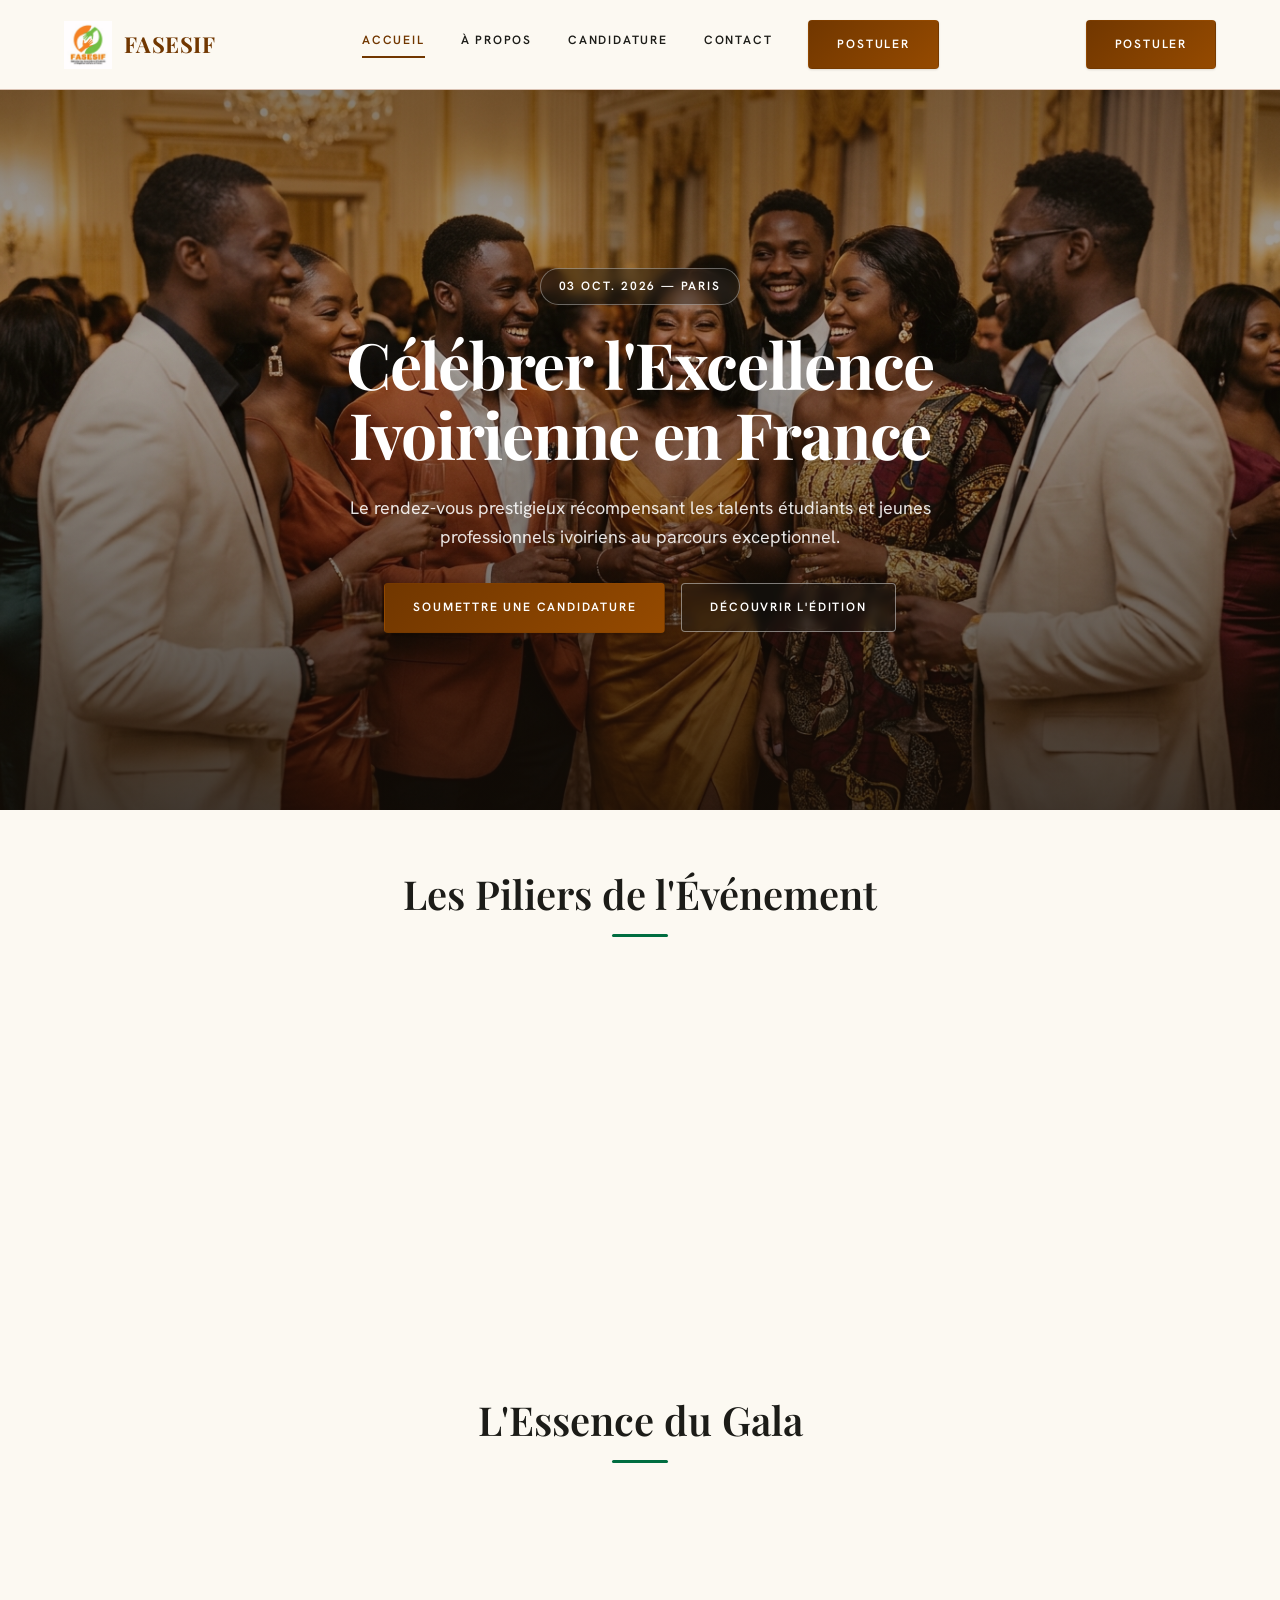
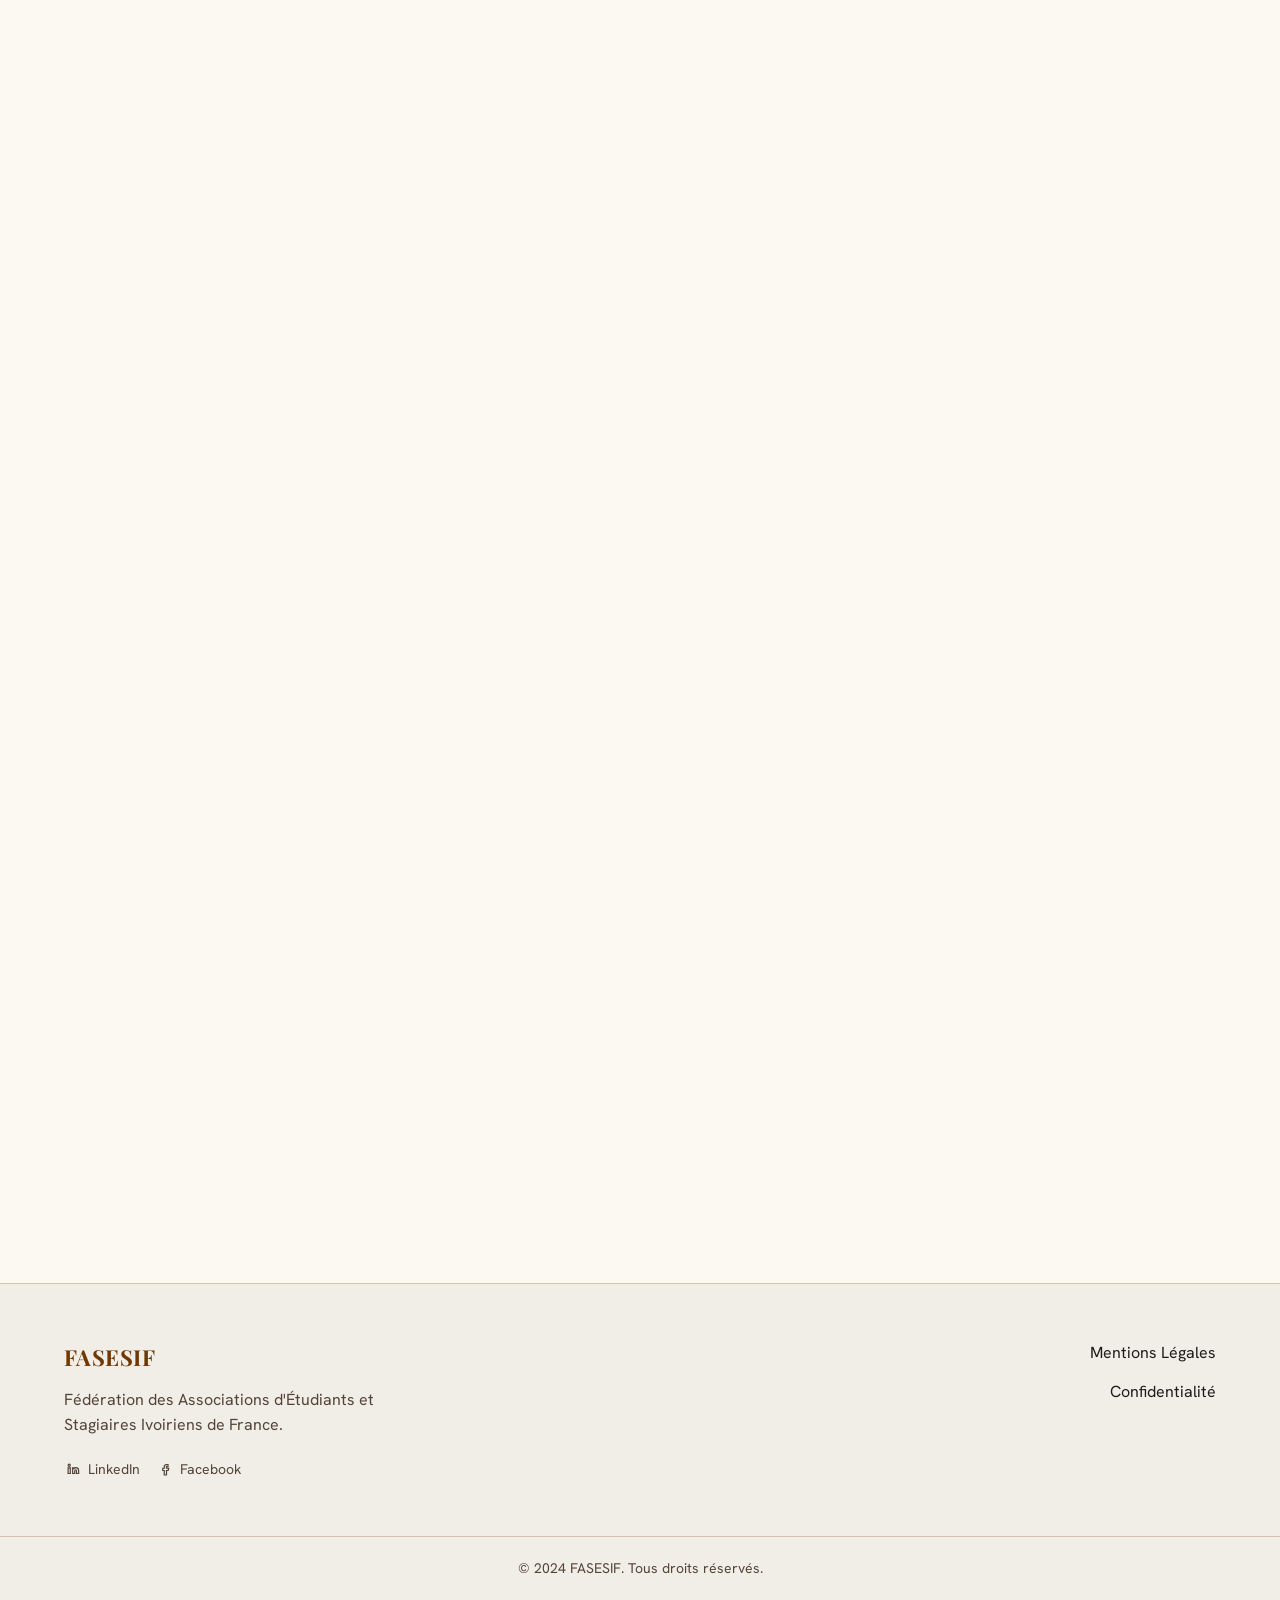
<file: index.html>
<!DOCTYPE html>
<html lang="fr">
<head>
<meta charset="UTF-8">
<meta name="viewport" content="width=device-width, initial-scale=1.0">
<title>FASESIF — Célébrer l'Excellence Ivoirienne en France</title>
<meta name="description" content="La FASESIF récompense les talents étudiants et jeunes professionnels ivoiriens de France lors du Gala de l'Excellence Ivoirienne, le 07 novembre 2026 à Paris.">
<link rel="preconnect" href="https://fonts.googleapis.com">
<link rel="preconnect" href="https://fonts.gstatic.com" crossorigin>
<link href="https://fonts.googleapis.com/css2?family=Playfair+Display:wght@500;600;700&family=Hanken+Grotesk:wght@400;500;600&display=swap" rel="stylesheet">
<link rel="stylesheet" href="css/tokens.css">
<link rel="stylesheet" href="css/base.css">
<link rel="stylesheet" href="css/components.css">
<link rel="stylesheet" href="css/pages.css">

<!-- AOS CSS -->
<link rel="stylesheet" href="https://unpkg.com/aos@next/dist/aos.css" />

</head>
<body>
<a class="skip-link" href="#main">Aller au contenu</a>

<header class="site-header">
  <div class="container site-header__inner">
    <a href="index.html" class="site-header__logo"> <img src="assets/img/logo.jpg" alt=""> <span>FASESIF</span></a>
    <nav class="site-nav" data-nav>
      <a class="site-nav__link" href="index.html" aria-current="page">Accueil</a>
      <a class="site-nav__link" href="a-propos.html">À Propos</a>
      <a class="site-nav__link" href="candidature.html">Candidature</a>
      <a class="site-nav__link" href="contact.html">Contact</a>
      <a class="btn btn-primary" href="candidature.html">Postuler</a>
    </nav>
    <div class="site-header__actions">
      <a class="btn btn-primary" href="candidature.html">Postuler</a>
      <button class="nav-toggle" data-nav-toggle aria-expanded="false" aria-controls="site-nav" aria-label="Ouvrir le menu">
        <svg viewBox="0 0 24 24" fill="none" stroke="currentColor" stroke-width="1.6"><line x1="3" y1="6" x2="21" y2="6"/><line x1="3" y1="12" x2="21" y2="12"/><line x1="3" y1="18" x2="21" y2="18"/></svg>
      </button>
    </div>
  </div>
</header>

<main id="main">

  <section class="hero hero--home">
  <img class="hero__bg-img" src="assets/img/hero-accueil.png" alt="Invités en tenue de soirée dans une salle de bal parisienne illuminée par des lustres" onerror="this.remove()">
  <div class="hero__content">
      <span class="chip chip--dark hero__eyebrow">03 OCT. 2026 — PARIS</span>
      <h1 class="display-lg hero__title">Célébrer l'Excellence Ivoirienne en France</h1>
      <p class="body-lg hero__desc">Le rendez-vous prestigieux récompensant les talents étudiants et jeunes professionnels ivoiriens au parcours exceptionnel.</p>
      <div class="hero__actions">
        <a href="candidature.html" class="btn btn-primary">Soumettre une candidature</a>
        <a href="a-propos.html" class="btn btn-on-image">Découvrir l'édition</a>
      </div>
    </div>
  </section>

  <section class="section">
    <div class="container">
      <div class="section-head">
        <h2 class="headline-lg">Les Piliers de l'Événement</h2>
        <span class="divider-accent" aria-hidden="true"></span>
      </div>

      <div class="grid-3">
        <div class="card pillar-card"  data-aos="flip-left">
          <div class="card__icon">
            <svg viewBox="0 0 24 24" fill="none" stroke="currentColor" stroke-width="1.6"><circle cx="6" cy="6" r="2.2"/><circle cx="18" cy="6" r="2.2"/><circle cx="12" cy="18" r="2.2"/><line x1="7.6" y1="7.2" x2="10.6" y2="16.2"/><line x1="16.4" y1="7.2" x2="13.4" y2="16.2"/><line x1="8" y1="6" x2="16" y2="6"/></svg>
          </div>
          <h3 class="headline-md" style="font-size:22px; margin-bottom:14px;">Réseautage</h3>
          <p class="body-md" style="color:var(--color-on-surface-variant);">Connectez-vous avec un réseau d'élites, de mentors et de leaders d'opinion pour propulser votre carrière internationale.</p>
        </div>

        <div class="card card--filled pillar-card"  data-aos="flip-up">
          <div class="watermark-icon" aria-hidden="true">
            <svg viewBox="0 0 24 24" fill="none" stroke="currentColor" stroke-width="1"><path d="M9 18h6M10 21h4M12 3a6 6 0 0 0-4 10.4c.7.6 1 1.4 1 2.3v.3h6v-.3c0-.9.3-1.7 1-2.3A6 6 0 0 0 12 3Z"/></svg>
          </div>
          <div class="card__icon">
            <svg viewBox="0 0 24 24" fill="none" stroke="currentColor" stroke-width="1.6"><path d="M9 18h6M10 21h4M12 3a6 6 0 0 0-4 10.4c.7.6 1 1.4 1 2.3v.3h6v-.3c0-.9.3-1.7 1-2.3A6 6 0 0 0 12 3Z"/></svg>
          </div>
          <h3 class="headline-md" style="font-size:22px; margin-bottom:14px;">Inspiration</h3>
          <p class="body-md" style="opacity:.92;">Découvrez des parcours singuliers et des histoires de réussite qui repoussent les limites de l'ambition académique et professionnelle.</p>
        </div>

        <div class="card pillar-card" data-aos="flip-right">
          <div class="watermark-icon" aria-hidden="true">
            <svg viewBox="0 0 24 24" fill="none" stroke="currentColor" stroke-width="1"><path d="M8 21h8M12 17v4M6 4h12v3a6 6 0 0 1-12 0V4Z"/><path d="M6 5H3v1a4 4 0 0 0 4 4M18 5h3v1a4 4 0 0 1-4 4"/></svg>
          </div>
          <div class="card__icon">
            <svg viewBox="0 0 24 24" fill="none" stroke="currentColor" stroke-width="1.6"><path d="M8 21h8M12 17v4M6 4h12v3a6 6 0 0 1-12 0V4Z"/><path d="M6 5H3v1a4 4 0 0 0 4 4M18 5h3v1a4 4 0 0 1-4 4"/></svg>
          </div>
          <h3 class="headline-md" style="font-size:22px; margin-bottom:14px;">Récompense</h3>
          <p class="body-md" style="color:var(--color-on-surface-variant);">Une célébration majestueuse pour honorer le travail acharné, l'innovation et l'excellence académique de notre diaspora.</p>
        </div>
      </div>
    </div>
  </section>

  <section class="section">
    <div class="container">
      <div class="section-head">
        <h2 class="headline-lg">L'Essence du Gala</h2>
        <span class="divider-accent" aria-hidden="true"></span>
      </div>

      <div class="essence-top-grid">
        <div class="card" data-aos="fade-zoom-in"
            data-aos-easing="ease-in-back"
            data-aos-delay="300"
            data-aos-offset="0">
          <div class="card__icon">
            <svg viewBox="0 0 24 24" fill="none" stroke="currentColor" stroke-width="1.6"><circle cx="12" cy="12" r="8"/><circle cx="12" cy="12" r="3.2"/></svg>
          </div>
          <h3 class="headline-md" style="font-size:22px; margin-bottom:14px;">Vision</h3>
          <p class="body-md" style="color:var(--color-on-surface-variant);">Encourager le mérite et l'innovation au sein de la communauté étudiante. Nous aspirons à bâtir un pont solide entre l'excellence académique en France et le développement de la Côte d'Ivoire.</p>
        </div>

        <div class="card card--filled essence-criteres"
        data-aos="flip-left"
      data-aos-easing="ease-out-cubic"
      data-aos-duration="2000"
      >
          <div class="watermark-icon" aria-hidden="true">
            <svg viewBox="0 0 24 24" fill="none" stroke="currentColor" stroke-width="1"><path d="M12 3v13M7 11l5 5 5-5"/><path d="M4 19h16"/></svg>
          </div>
          <div class="card__icon">
            <svg viewBox="0 0 24 24" fill="none" stroke="currentColor" stroke-width="1.6"><rect x="5" y="4" width="14" height="17" rx="2"/><path d="M9 3.5h6a1 1 0 0 1 1 1V6H8V4.5a1 1 0 0 1 1-1Z"/><polyline points="8.5 12.5 10.7 14.7 15.5 10"/></svg>
          </div>
          <h3 class="headline-md" style="font-size:22px; margin-bottom:14px;">Critères</h3>
          <p class="body-md" style="opacity:.92; margin-bottom:24px;">Parcours académique exemplaire et engagement associatif. Une sélection rigoureuse valorisant le leadership et l'impact positif.</p>
          <a href="candidature.html" class="label-caps" style="color:var(--color-on-primary); display:inline-flex; align-items:center; gap:8px;">
            Soumettre un dossier
            <svg viewBox="0 0 24 24" width="14" height="14" fill="none" stroke="currentColor" stroke-width="2"><line x1="5" y1="12" x2="19" y2="12"/><polyline points="13 6 19 12 13 18"/></svg>
          </a>
        </div>
      </div>

      <div 
      class="card essence-programme section-gap-top" style="background:var(--color-surface-container); border-color:transparent;"
       data-aos="fade-up"
        data-aos-anchor-placement="center-bottom">
        <div class="programme-grid">
          <div>
            <div class="card__icon">
              <svg viewBox="0 0 24 24" fill="none" stroke="currentColor" stroke-width="1.6"><rect x="3.5" y="5.5" width="17" height="15" rx="2"/><line x1="3.5" y1="10" x2="20.5" y2="10"/><line x1="8" y1="3.5" x2="8" y2="7.5"/><line x1="16" y1="3.5" x2="16" y2="7.5"/></svg>
            </div>
            <h3 class="headline-md" style="font-size:22px; margin-bottom:14px;">Programme</h3>
            <p class="body-md" style="color:var(--color-on-surface-variant); margin-bottom:28px;">Conférences inspirantes, remise de prix et soirée de gala. Une expérience immersive conçue pour célébrer l'excellence sous toutes ses formes.</p>

            <h4>Matin</h4>
            <div class="programme-list">
              <div class="programme-item">
                <span class="programme-item__number">00</span>
                <div>
                  <p class="body-md" style="font-weight:600; color:var(--color-primary);">Tour de bateau sur la seine</p>
                  <p class="body-md" style="color:var(--color-on-surface-variant); font-size:14px;">Moment convivial.</p>
                </div>
              </div>
            </div>


            <h4>Le soir</h4>
            <div class="programme-list">
              <div class="programme-item">
                <span class="programme-item__number">01</span>
                <div>
                  <p class="body-md" style="font-weight:600; color:var(--color-primary);">Table Ronde</p>
                  <p class="body-md" style="color:var(--color-on-surface-variant); font-size:14px;">Échanges avec des leaders d'opinion et figures de proue.</p>
                </div>
              </div>
              <div class="programme-item">
                <span class="programme-item__number">02</span>
                <div>
                  <p class="body-md" style="font-weight:600; color:var(--color-primary);">Cérémonie des Prix d'Excellence</p>
                  <p class="body-md" style="color:var(--color-on-surface-variant); font-size:14px;">Mise en lumière des parcours étudiants remarquables.</p>
                </div>
              </div>
              <div class="programme-item">
                <span class="programme-item__number">03</span>
                <div>
                  <p class="body-md" style="font-weight:600; color:var(--color-primary);">Dîner de Gala &amp; Networking</p>
                  <p class="body-md" style="color:var(--color-secondary); font-size:14px;">Soirée prestigieuse dans un cadre d'exception.</p>
                </div>
              </div>
            </div>
          </div>

          <div class="programme-photo">
            <img src="assets/img/programme-diner.png" alt="Table dressée pour le dîner de gala, avec centre de table floral et bougies, sur fond de salle de réception illuminée." onerror="this.remove()">
          </div>
        </div>
      </div>
    </div>
  </section>

  <section class="section" data-aos="fade-down">
    <div class="container cta-band">
      <div>
        <h2 class="headline-lg" style="color:var(--color-on-primary);">Prêt(e) à rejoindre le cercle de l'excellence&nbsp;?</h2>
        <p class="body-lg" style="color:rgba(255,255,255,.85); margin-top:12px; max-width:520px;">Les candidatures pour l'édition 2026 sont ouvertes. Déposez votre dossier avant la date limite.</p>
      </div>
      <a href="candidature.html" class="btn btn-secondary" style="background:var(--color-surface); flex-shrink:0;">Déposer sa candidature</a>
    </div>
  </section>

</main>

<footer class="site-footer">
  <div class="container site-footer__top">
    <div class="site-footer__brand">
      <a href="index.html" class="site-header__logo">FASESIF</a>
      <p class="body-md site-footer__desc">Fédération des Associations d'Étudiants et Stagiaires Ivoiriens de France.</p>
      <div class="site-footer__social">
        <a href="#" aria-label="LinkedIn"><svg viewBox="0 0 24 24" fill="none" stroke="currentColor" stroke-width="1.6"><path d="M4 4h16v16H4z" fill="none" stroke="none"/><path d="M6.94 8.5a1.44 1.44 0 1 0 0-2.88 1.44 1.44 0 0 0 0 2.88ZM5.5 10.5h2.9V18H5.5v-7.5ZM10.5 10.5h2.78v1.03h.04c.39-.7 1.33-1.44 2.74-1.44 2.93 0 3.47 1.83 3.47 4.22V18h-2.9v-3.24c0-.77-.02-1.77-1.08-1.77-1.08 0-1.25.82-1.25 1.71V18h-2.8v-7.5Z"/></svg> LinkedIn</a>
        <a href="#" aria-label="Facebook"><svg viewBox="0 0 24 24" fill="none" stroke="currentColor" stroke-width="1.6"><path d="M14 9h2V6h-2c-1.66 0-3 1.34-3 3v2H9v3h2v6h3v-6h2.2l.8-3H14V9c0-.28.22-.5.5-.5H14Z"/></svg> Facebook</a>
      </div>
    </div>
    <div class="site-footer__links">
      <a class="body-md" href="mentions-legales.html">Mentions Légales</a>
      <a class="body-md" href="confidentialite.html">Confidentialité</a>
    </div>
  </div>
  <div class="site-footer__bottom">
    <div class="container">© 2024 FASESIF. Tous droits réservés.</div>
  </div>
</footer>

<script src="js/main.js"></script>

<!-- AOS JS -->
<script src="https://unpkg.com/aos@next/dist/aos.js"></script>
<script>
  AOS.init({
    duration: 800,
    once: false, // <-- Rejoue l'animation au scroll montant et descendant
    easing: 'ease-out-cubic',
  });
</script>

</body>
</html>
</file>
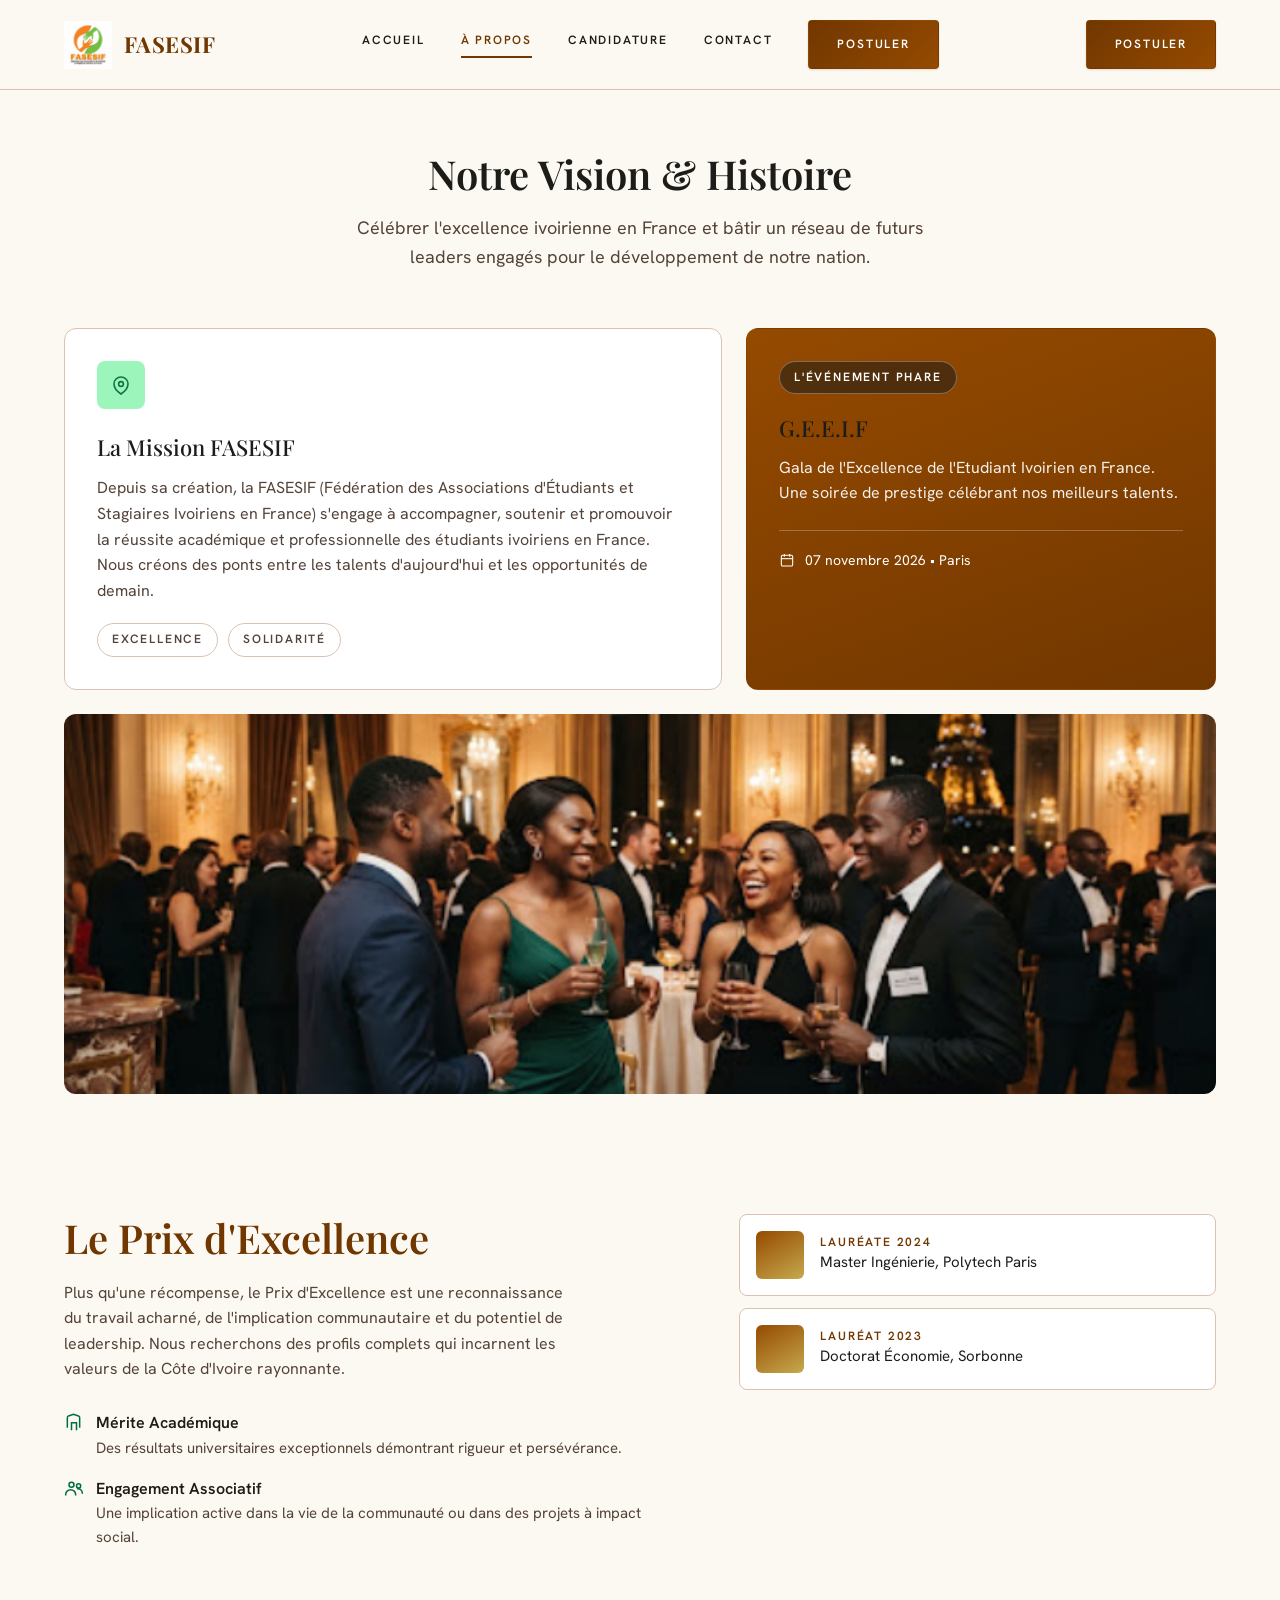
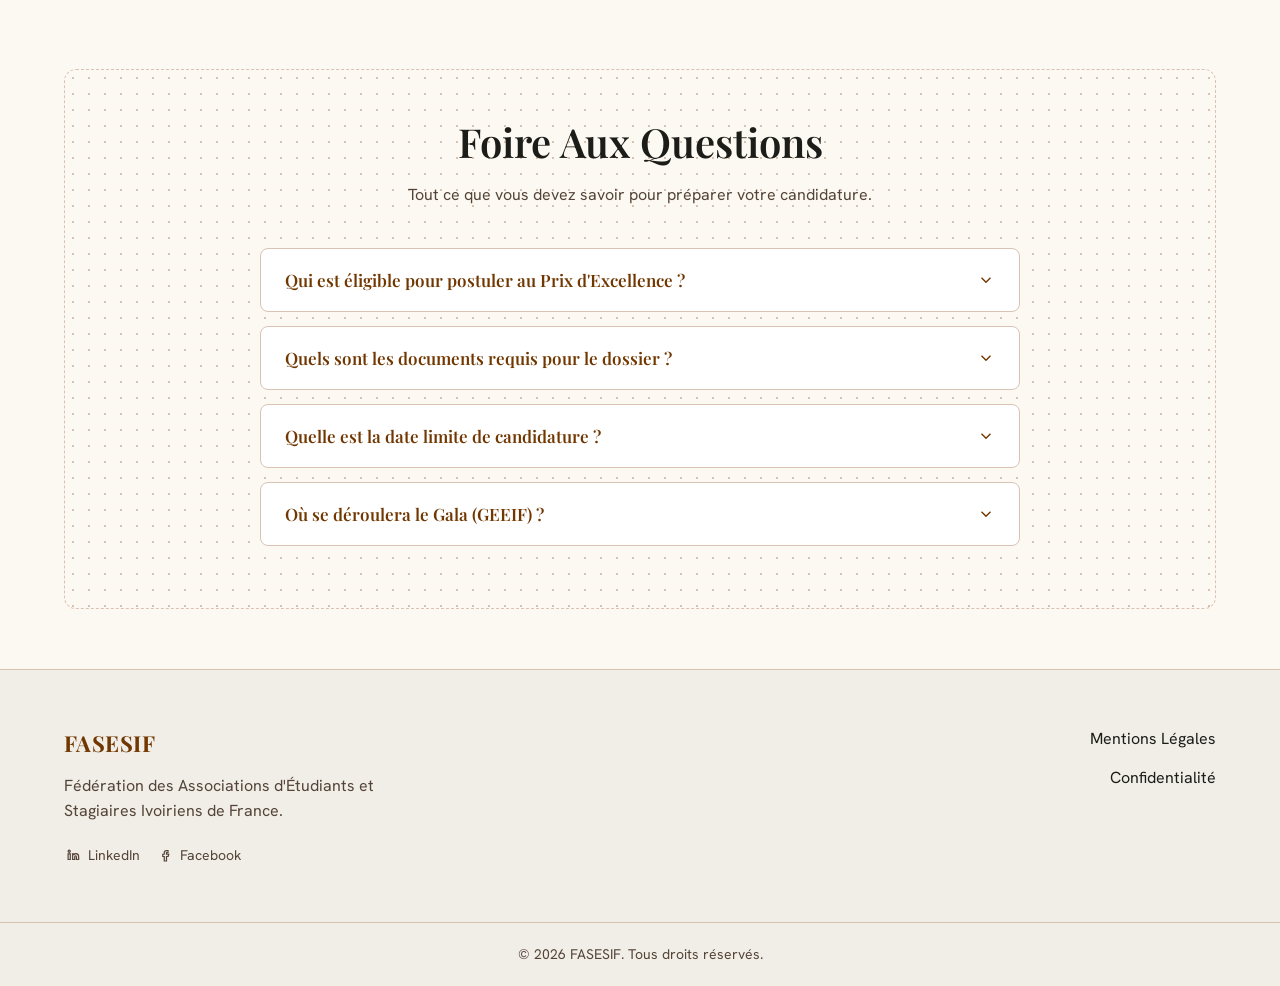
<file: a-propos.html>
<!DOCTYPE html>
<html lang="fr">
<head>
<meta charset="UTF-8">
<meta name="viewport" content="width=device-width, initial-scale=1.0">
<title>À Propos — FASESIF</title>
<meta name="description" content="Découvrez la mission de la FASESIF, le Prix d'Excellence et le G.E.E.I.F, le Gala de l'Excellence de l'Etudiant Ivoirien en France.">
<link rel="preconnect" href="https://fonts.googleapis.com">
<link rel="preconnect" href="https://fonts.gstatic.com" crossorigin>
<link href="https://fonts.googleapis.com/css2?family=Playfair+Display:wght@500;600;700&family=Hanken+Grotesk:wght@400;500;600&display=swap" rel="stylesheet">
<link rel="stylesheet" href="css/tokens.css">
<link rel="stylesheet" href="css/base.css">
<link rel="stylesheet" href="css/components.css">
<link rel="stylesheet" href="css/pages.css">
</head>
<body>
<a class="skip-link" href="#main">Aller au contenu</a>

<header class="site-header">
  <div class="container site-header__inner">
    <a href="index.html" class="site-header__logo"> <img src="assets/img/logo.jpg" alt=""> <span>FASESIF</span></a>
    <nav class="site-nav" data-nav>
      <a class="site-nav__link" href="index.html">Accueil</a>
      <a class="site-nav__link" href="a-propos.html" aria-current="page">À Propos</a>
      <a class="site-nav__link" href="candidature.html">Candidature</a>
      <a class="site-nav__link" href="contact.html">Contact</a>
      <a class="btn btn-primary" href="candidature.html">Postuler</a>
    </nav>
    <div class="site-header__actions">
      <a class="btn btn-primary" href="candidature.html">Postuler</a>
      <button class="nav-toggle" data-nav-toggle aria-expanded="false" aria-controls="site-nav" aria-label="Ouvrir le menu">
        <svg viewBox="0 0 24 24" fill="none" stroke="currentColor" stroke-width="1.6"><line x1="3" y1="6" x2="21" y2="6"/><line x1="3" y1="12" x2="21" y2="12"/><line x1="3" y1="18" x2="21" y2="18"/></svg>
      </button>
    </div>
  </div>
</header>

<main id="main">

  <section class="section">
    <div class="container">
      <div class="section-head">
        <h1 class="headline-lg">Notre Vision &amp; Histoire</h1>
        <p class="body-lg" style="max-width:620px; color:var(--color-on-surface-variant);">Célébrer l'excellence ivoirienne en France et bâtir un réseau de futurs leaders engagés pour le développement de notre nation.</p>
      </div>

      <div class="about-grid">
        <div class="card">
          <div class="card__icon">
            <svg viewBox="0 0 24 24" fill="none" stroke="currentColor" stroke-width="1.6"><path d="M12 21c4.5-3 7-6.4 7-10a7 7 0 1 0-14 0c0 3.6 2.5 7 7 10Z"/><circle cx="12" cy="11" r="2.4"/></svg>
          </div>
          <h2 class="headline-md" style="font-size:22px; margin-bottom:14px;">La Mission FASESIF</h2>
          <p class="body-md" style="color:var(--color-on-surface-variant);">Depuis sa création, la FASESIF (Fédération des Associations d'Étudiants et Stagiaires Ivoiriens en France) s'engage à accompagner, soutenir et promouvoir la réussite académique et professionnelle des étudiants ivoiriens en France. Nous créons des ponts entre les talents d'aujourd'hui et les opportunités de demain.</p>
          <div class="event-tag-row">
            <span class="chip">Excellence</span>
            <span class="chip">Solidarité</span>
          </div>
        </div>

        <div class="card card--filled">
          <span class="chip chip--dark" style="margin-bottom:20px;">L'Événement Phare</span>
          <h2 class="headline-md" style="font-size:22px; margin-bottom:12px;">G.E.E.I.F</h2>
          <p class="body-md" style="opacity:.92; margin-bottom:24px;">Gala de l'Excellence de l'Etudiant Ivoirien en France. Une soirée de prestige célébrant nos meilleurs talents.</p>
          <div style="border-top:1px solid rgba(255,255,255,.25); padding-top:18px; display:flex; align-items:center; gap:10px; font-size:14px;">
            <svg viewBox="0 0 24 24" width="16" height="16" fill="none" stroke="currentColor" stroke-width="1.6"><rect x="3.5" y="5" width="17" height="16" rx="2"/><line x1="3.5" y1="10" x2="20.5" y2="10"/><line x1="8" y1="3" x2="8" y2="7"/><line x1="16" y1="3" x2="16" y2="7"/></svg>
            07 novembre 2026 • Paris
          </div>
        </div>
      </div>

      <div class="about-photo section-gap-top">
        <img src="assets/img/about-gala.png" alt="Photographie de la soirée de gala FASESIF, invités en tenue de soirée dans une salle de réception parisienne." onerror="this.remove()">
      </div>
    </div>
  </section>

  <section class="section">
    <div class="container">
      <div class="prize-grid">
        <div>
          <h2 class="headline-lg" style="color:var(--color-primary); margin-bottom:18px;">Le Prix d'Excellence</h2>
          <p class="body-md" style="color:var(--color-on-surface-variant); margin-bottom:28px; max-width:520px;">Plus qu'une récompense, le Prix d'Excellence est une reconnaissance du travail acharné, de l'implication communautaire et du potentiel de leadership. Nous recherchons des profils complets qui incarnent les valeurs de la Côte d'Ivoire rayonnante.</p>

          <div class="criteria-list">
            <div class="criteria-item">
              <svg viewBox="0 0 24 24" fill="none" stroke="currentColor" stroke-width="1.8"><path d="M4 19V6.6c0-.9.6-1.6 1.4-1.9l6-2 6 2c.8.3 1.4 1 1.4 1.9V19"/><path d="M9 22V13h6v9"/></svg>
              <div>
                <p class="body-md" style="font-weight:600;">Mérite Académique</p>
                <p class="body-md" style="color:var(--color-on-surface-variant); font-size:15px;">Des résultats universitaires exceptionnels démontrant rigueur et persévérance.</p>
              </div>
            </div>
            <div class="criteria-item">
              <svg viewBox="0 0 24 24" fill="none" stroke="currentColor" stroke-width="1.8"><circle cx="9" cy="8" r="3"/><path d="M2 21v-1a6 6 0 0 1 12 0v1"/><circle cx="17.5" cy="9.5" r="2.5"/><path d="M15.8 13.2a5 5 0 0 1 6.2 4.8v1"/></svg>
              <div>
                <p class="body-md" style="font-weight:600;">Engagement Associatif</p>
                <p class="body-md" style="color:var(--color-on-surface-variant); font-size:15px;">Une implication active dans la vie de la communauté ou dans des projets à impact social.</p>
              </div>
            </div>
          </div>
        </div>

        <div>
          <div class="laureate-card">
            <div class="laureate-avatar"></div>
            <div>
              <p class="label-caps" style="color:var(--color-primary); margin-bottom:2px;">Lauréate 2024</p>
              <p class="body-md" style="font-size:15px;">Master Ingénierie, Polytech Paris</p>
            </div>
          </div>
          <div class="laureate-card">
            <div class="laureate-avatar"></div>
            <div>
              <p class="label-caps" style="color:var(--color-primary); margin-bottom:2px;">Lauréat 2023</p>
              <p class="body-md" style="font-size:15px;">Doctorat Économie, Sorbonne</p>
            </div>
          </div>
        </div>
      </div>
    </div>
  </section>

  <section class="section">
    <div class="container">
      <div class="faq-wrap">
        <div class="section-head" style="margin-bottom:40px;">
          <h2 class="headline-lg">Foire Aux Questions</h2>
          <p class="body-md" style="color:var(--color-on-surface-variant);">Tout ce que vous devez savoir pour préparer votre candidature.</p>
        </div>

        <div style="max-width:760px; margin-inline:auto;">
          <div class="accordion__item" data-accordion-item>
            <button class="accordion__trigger" data-accordion-trigger aria-expanded="false">
              Qui est éligible pour postuler au Prix d'Excellence ?
              <svg viewBox="0 0 24 24" fill="none" stroke="currentColor" stroke-width="1.8"><polyline points="6 9 12 15 18 9"/></svg>
            </button>
            <div class="accordion__panel" data-accordion-panel>
              <div class="accordion__panel-inner">Tout étudiant ou jeune professionnel ivoirien inscrit ou en poste en France, ayant un parcours académique ou professionnel remarquable, peut soumettre sa candidature.</div>
            </div>
          </div>

          <div class="accordion__item" data-accordion-item>
            <button class="accordion__trigger" data-accordion-trigger aria-expanded="false">
              Quels sont les documents requis pour le dossier ?
              <svg viewBox="0 0 24 24" fill="none" stroke="currentColor" stroke-width="1.8"><polyline points="6 9 12 15 18 9"/></svg>
            </button>
            <div class="accordion__panel" data-accordion-panel>
              <div class="accordion__panel-inner">Un CV à jour, un relevé de notes récent, une lettre de motivation et un justificatif d'identité suffisent pour constituer un dossier complet.</div>
            </div>
          </div>

          <div class="accordion__item" data-accordion-item>
            <button class="accordion__trigger" data-accordion-trigger aria-expanded="false">
              Quelle est la date limite de candidature ?
              <svg viewBox="0 0 24 24" fill="none" stroke="currentColor" stroke-width="1.8"><polyline points="6 9 12 15 18 9"/></svg>
            </button>
            <div class="accordion__panel" data-accordion-panel>
              <div class="accordion__panel-inner">Les candidatures sont ouvertes dès le <b>21 aout 2026</b> et se clôturent le <b>21 septembre 2026</b>. Nous recommandons de déposer votre dossier tôt.</div>
            </div>
          </div>

          <div class="accordion__item" data-accordion-item>
            <button class="accordion__trigger" data-accordion-trigger aria-expanded="false">
              Où se déroulera le Gala (GEEIF) ?
              <svg viewBox="0 0 24 24" fill="none" stroke="currentColor" stroke-width="1.8"><polyline points="6 9 12 15 18 9"/></svg>
            </button>
            <div class="accordion__panel" data-accordion-panel>
              <div class="accordion__panel-inner">Le G.E.E.I.F se tiendra à Paris le 07 novembre 2026 à Paris à l'adresse <b>43 rue saint-André, 93000 bobigny</b>, dans un cadre prestigieux digne de l'excellence célébrée ce soir-là.</div>
            </div>
          </div>
        </div>
      </div>
    </div>
  </section>

</main>

<footer class="site-footer">
  <div class="container site-footer__top">
    <div class="site-footer__brand">
      <a href="index.html" class="site-header__logo">FASESIF</a>
      <p class="body-md site-footer__desc">Fédération des Associations d'Étudiants et Stagiaires Ivoiriens de France.</p>
      <div class="site-footer__social">
        <a href="#" aria-label="LinkedIn"><svg viewBox="0 0 24 24" fill="none" stroke="currentColor" stroke-width="1.6"><path d="M6.94 8.5a1.44 1.44 0 1 0 0-2.88 1.44 1.44 0 0 0 0 2.88ZM5.5 10.5h2.9V18H5.5v-7.5ZM10.5 10.5h2.78v1.03h.04c.39-.7 1.33-1.44 2.74-1.44 2.93 0 3.47 1.83 3.47 4.22V18h-2.9v-3.24c0-.77-.02-1.77-1.08-1.77-1.08 0-1.25.82-1.25 1.71V18h-2.8v-7.5Z"/></svg> LinkedIn</a>
        <a href="#" aria-label="Facebook"><svg viewBox="0 0 24 24" fill="none" stroke="currentColor" stroke-width="1.6"><path d="M14 9h2V6h-2c-1.66 0-3 1.34-3 3v2H9v3h2v6h3v-6h2.2l.8-3H14V9c0-.28.22-.5.5-.5H14Z"/></svg> Facebook</a>
      </div>
    </div>
    <div class="site-footer__links">
      <a class="body-md" href="mentions-legales.html">Mentions Légales</a>
      <a class="body-md" href="confidentialite.html">Confidentialité</a>
    </div>
  </div>
  <div class="site-footer__bottom">
    <div class="container">© 2026 FASESIF. Tous droits réservés.</div>
  </div>
</footer>

<script src="js/main.js"></script>
</body>
</html>
</file>
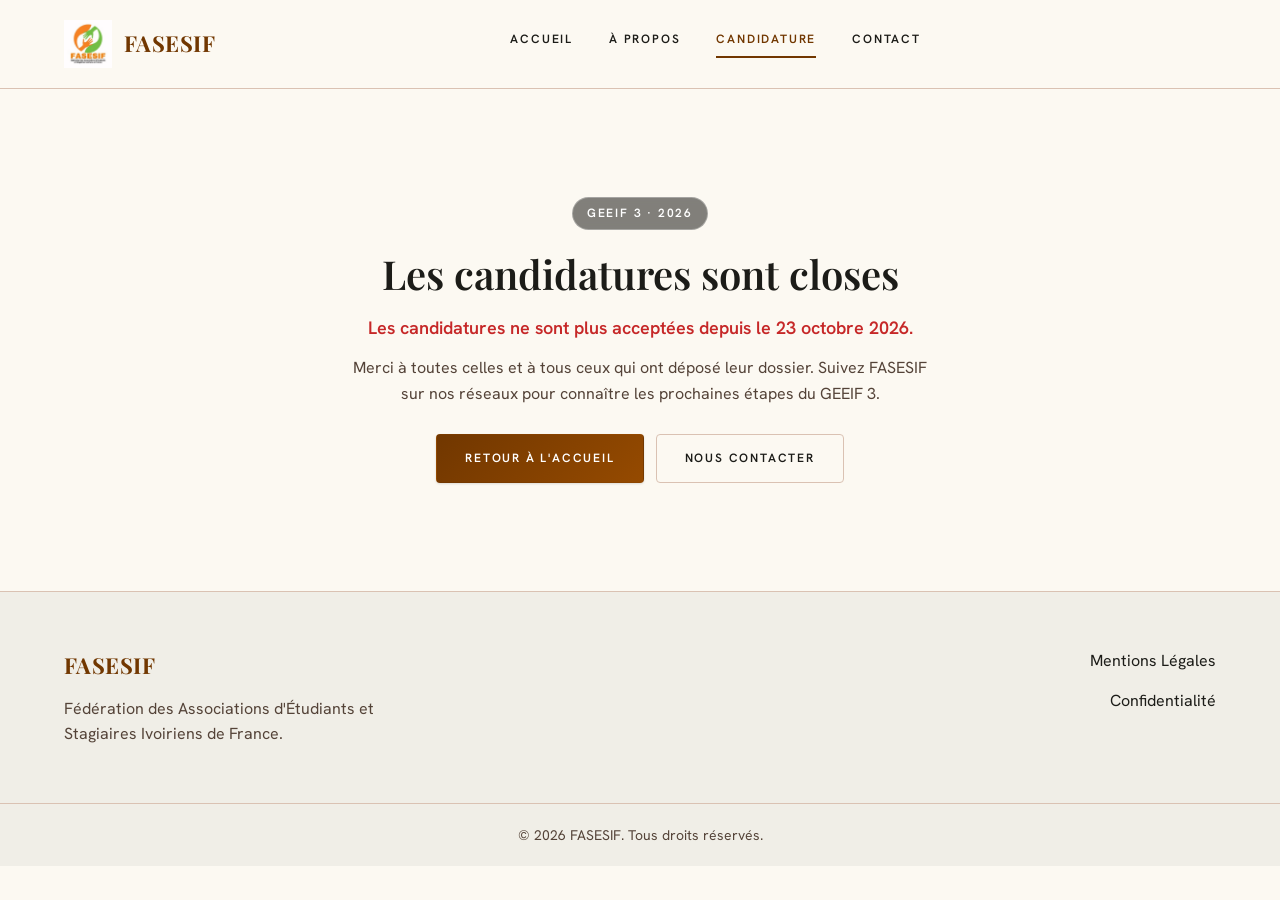
<file: candidature-dossier.html>
<!DOCTYPE html>
<html lang="fr">
<head>
<meta charset="UTF-8">
<meta name="viewport" content="width=device-width, initial-scale=1.0">
<title>Dossier de Candidature — Gala Ivoire</title>
<meta name="description" content="Complétez votre dossier de candidature en trois étapes pour le Gala de l'Excellence Ivoirienne.">
<link rel="preconnect" href="https://fonts.googleapis.com">
<link rel="preconnect" href="https://fonts.gstatic.com" crossorigin>
<link href="https://fonts.googleapis.com/css2?family=Playfair+Display:wght@500;600;700&family=Hanken+Grotesk:wght@400;500;600&display=swap" rel="stylesheet">
<link rel="stylesheet" href="css/tokens.css">
<link rel="stylesheet" href="css/base.css">
<link rel="stylesheet" href="css/components.css">
<link rel="stylesheet" href="css/pages.css">
</head>
<body>
<a class="skip-link" href="#main">Aller au contenu</a>

<!-- Minimal header: the wizard is a focused flow, deliberately free of the
     main site navigation so candidates aren't distracted mid-application. -->
<header class="wizard-header">
  <a href="index.html" class="site-header__logo" style="font-size:24px;">GALA IVOIRE</a>
</header>

<main id="main">

  <!-- ================= WIZARD ================= -->
  <div data-wizard>
    <div class="container">
      <div class="wizard-shell">

        <div style="text-align:center; margin-top:24px;">
          <h1 class="headline-lg" data-step-heading>Informations Personnelles</h1>
          <p class="body-lg" style="color:var(--color-on-surface-variant); margin-top:14px;" data-step-subheading>Commençons par quelques informations pour vous identifier.</p>
        </div>

        <div class="stepper">
          <div class="stepper__step" data-stepper-step>
            <div class="stepper__circle">
              <span data-step-number>1</span>
              <svg data-step-check viewBox="0 0 24 24" fill="none" stroke="currentColor" stroke-width="2.2" hidden><polyline points="5 13 10 18 19 7"/></svg>
            </div>
            <span class="stepper__label">1. Informations</span>
          </div>
          <div class="stepper__line" data-stepper-line></div>
          <div class="stepper__step" data-stepper-step>
            <div class="stepper__circle">
              <span data-step-number>2</span>
              <svg data-step-check viewBox="0 0 24 24" fill="none" stroke="currentColor" stroke-width="2.2" hidden><polyline points="5 13 10 18 19 7"/></svg>
            </div>
            <span class="stepper__label">2. Académique</span>
          </div>
          <div class="stepper__line" data-stepper-line></div>
          <div class="stepper__step" data-stepper-step>
            <div class="stepper__circle">
              <span data-step-number>3</span>
              <svg data-step-check viewBox="0 0 24 24" fill="none" stroke="currentColor" stroke-width="2.2" hidden><polyline points="5 13 10 18 19 7"/></svg>
            </div>
            <span class="stepper__label">3. Motivation</span>
          </div>
        </div>

        <form data-wizard-form>
          <div class="card">

            <!-- ---- STEP 1 : Informations ---- -->
            <div data-step-panel data-title="Informations Personnelles" data-subtitle="Commençons par quelques informations pour vous identifier.">
              <div class="field-row">
                <div class="field">
                  <label class="field__label" for="prenom">Prénom</label>
                  <input class="field__input" type="text" id="prenom" name="prenom" placeholder="Aya" required>
                </div>
                <div class="field">
                  <label class="field__label" for="nomf">Nom</label>
                  <input class="field__input" type="text" id="nomf" name="nom" placeholder="Kouassi" required>
                </div>
              </div>
              <div class="field-row">
                <div class="field">
                  <label class="field__label" for="emailf">Email</label>
                  <input class="field__input" type="email" id="emailf" name="email" placeholder="aya.kouassi@email.com" required>
                </div>
                <div class="field">
                  <label class="field__label" for="tel">Téléphone</label>
                  <input class="field__input" type="tel" id="tel" name="telephone" placeholder="+33 6 00 00 00 00" required>
                </div>
              </div>
              <div class="field">
                <label class="field__label" for="ville">Ville de résidence</label>
                <input class="field__input" type="text" id="ville" name="ville" placeholder="Paris, France" required>
              </div>

              <div class="wizard-panel-footer">
                <span></span>
                <button type="button" class="btn btn-primary" data-next-step>
                  Suivant
                  <svg viewBox="0 0 24 24" fill="none" stroke="currentColor" stroke-width="2"><line x1="5" y1="12" x2="19" y2="12"/><polyline points="13 6 19 12 13 18"/></svg>
                </button>
              </div>
            </div>

            <!-- ---- STEP 2 : Académique ---- -->
            <div data-step-panel hidden data-title="Dossier Académique" data-subtitle="Veuillez fournir les informations relatives à votre parcours universitaire actuel.">
              <div class="field-row">
                <div class="field">
                  <label class="field__label" for="filiere">Filière d'étude</label>
                  <input class="field__input" type="text" id="filiere" name="filiere" placeholder="Ex: Master Finance" required>
                </div>
                <div class="field">
                  <label class="field__label" for="annee">Année</label>
                  <select class="field__select" id="annee" name="annee" required>
                    <option value="" selected disabled>Sélectionnez votre niveau</option>
                    <option value="licence1">Licence 1</option>
                    <option value="licence2">Licence 2</option>
                    <option value="licence3">Licence 3</option>
                    <option value="master1">Master 1</option>
                    <option value="master2">Master 2</option>
                    <option value="doctorat">Doctorat</option>
                    <option value="jeune-pro">Jeune professionnel</option>
                  </select>
                </div>
              </div>

              <div class="field" style="max-width:340px;">
                <label class="field__label" for="moyenne">Moyenne (S1/S2)</label>
                <input class="field__input" type="text" id="moyenne" name="moyenne" placeholder="Ex: 14.50" required>
              </div>

              <h2 class="headline-md" style="font-size:18px; margin-top:32px; margin-bottom:16px;">Documents Requis</h2>
              <div style="border-top:1px solid var(--color-outline-variant); margin-bottom:24px;"></div>

              <div class="upload-row" style="grid-template-columns:1fr 1fr 1fr;">
                <div class="upload" data-upload tabindex="0" role="button" aria-label="Téléverser votre relevé de notes">
                  <label for="w-releve" style="cursor:pointer; display:block;">
                    <span class="upload__icon" aria-hidden="true">
                      <svg viewBox="0 0 24 24" fill="none" stroke="currentColor" stroke-width="1.8"><path d="M6 3h9l5 5v13a1 1 0 0 1-1 1H6a1 1 0 0 1-1-1V4a1 1 0 0 1 1-1Z"/><path d="M14 3v5h5"/></svg>
                    </span>
                    <span class="upload__label" data-upload-label style="font-size:13px; text-transform:none; letter-spacing:0; font-weight:600;">Téléverser Relevé de Notes</span>
                    <span class="upload__hint" data-upload-hint>PDF, max 2Mo</span>
                  </label>
                  <input type="file" id="w-releve" name="releve_notes" accept=".pdf" required>
                </div>

                <div class="upload" data-upload tabindex="0" role="button" aria-label="Téléverser votre lettre de motivation">
                  <label for="w-lettre" style="cursor:pointer; display:block;">
                    <span class="upload__icon" aria-hidden="true">
                      <svg viewBox="0 0 24 24" fill="none" stroke="currentColor" stroke-width="1.8"><path d="M4 6h16M4 6l8 7 8-7M4 6v12a1 1 0 0 0 1 1h14a1 1 0 0 0 1-1V6"/></svg>
                    </span>
                    <span class="upload__label" data-upload-label style="font-size:13px; text-transform:none; letter-spacing:0; font-weight:600;">Téléverser Lettre de Motivation</span>
                    <span class="upload__hint" data-upload-hint>PDF, max 2Mo</span>
                  </label>
                  <input type="file" id="w-lettre" name="lettre_motivation_fichier" accept=".pdf" required>
                </div>

                <div class="upload" data-upload tabindex="0" role="button" aria-label="Téléverser votre justificatif d'identité">
                  <label for="w-identite" style="cursor:pointer; display:block;">
                    <span class="upload__icon" aria-hidden="true">
                      <svg viewBox="0 0 24 24" fill="none" stroke="currentColor" stroke-width="1.8"><rect x="3.5" y="5" width="17" height="14" rx="2"/><circle cx="9" cy="11" r="2"/><path d="M6 16c.6-1.6 1.9-2.4 3-2.4s2.4.8 3 2.4"/><line x1="14.5" y1="9.5" x2="18" y2="9.5"/><line x1="14.5" y1="12.5" x2="18" y2="12.5"/></svg>
                    </span>
                    <span class="upload__label" data-upload-label style="font-size:13px; text-transform:none; letter-spacing:0; font-weight:600;">Téléverser Justificatif d'Identité</span>
                    <span class="upload__hint" data-upload-hint>PDF/IMG, max 2Mo</span>
                  </label>
                  <input type="file" id="w-identite" name="justificatif_identite" accept=".pdf,.jpg,.jpeg,.png" required>
                </div>
              </div>

              <div class="wizard-panel-footer">
                <button type="button" class="btn btn-ghost" data-prev-step>Retour</button>
                <button type="button" class="btn btn-primary" data-next-step>
                  Suivant
                  <svg viewBox="0 0 24 24" fill="none" stroke="currentColor" stroke-width="2"><line x1="5" y1="12" x2="19" y2="12"/><polyline points="13 6 19 12 13 18"/></svg>
                </button>
              </div>
            </div>

            <!-- ---- STEP 3 : Motivation ---- -->
            <div data-step-panel hidden data-title="Votre Motivation" data-subtitle="Partagez ce qui fait de vous un candidat ou une candidate exceptionnel(le).">
              <div class="field">
                <label class="field__label" for="motivation">Lettre de motivation</label>
                <textarea class="field__textarea" id="motivation" name="lettre_motivation_texte" style="min-height:220px;" placeholder="Expliquez ce qui motive votre candidature au Prix d'Excellence : votre parcours, vos réalisations et vos ambitions." required></textarea>
              </div>

              <label style="display:flex; align-items:flex-start; gap:12px; margin-top:8px; cursor:pointer;">
                <input type="checkbox" name="engagement" required style="margin-top:4px;">
                <span class="body-md" style="font-size:14px; color:var(--color-on-surface-variant);">Je certifie l'exactitude des informations fournies et j'autorise la FASESIF à utiliser mon dossier dans le cadre du processus de sélection du Prix d'Excellence.</span>
              </label>

              <div class="wizard-panel-footer">
                <button type="button" class="btn btn-ghost" data-prev-step>Retour</button>
                <button type="button" class="btn btn-primary" data-next-step>
                  Soumettre le dossier
                  <svg viewBox="0 0 24 24" fill="none" stroke="currentColor" stroke-width="2"><polyline points="5 12 10 17 19 6"/></svg>
                </button>
              </div>
            </div>

          </div>
        </form>
      </div>
    </div>

    <p class="wizard-help"><a href="contact.html" style="color:inherit; text-decoration:underline;">Besoin d'aide ?</a></p>
  </div>

  <!-- ================= SUCCESS SCREEN ================= -->
  <div data-success-screen hidden>
    <div class="container">
      <div class="success-shell">
        <div class="success-icon">
          <svg viewBox="0 0 24 24" fill="none" stroke="currentColor" stroke-width="2"><polyline points="5 13 10 18 19 7"/></svg>
        </div>
        <h1 class="headline-lg">Soumission Réussie</h1>
        <p class="body-lg" style="color:var(--color-on-surface-variant); margin-top:14px;">Votre dossier est complet. Nous allons l'étudier.</p>

        <button type="button" class="btn btn-primary" data-download-recap style="margin-top:32px; background:linear-gradient(135deg, var(--color-accent-gold), var(--color-primary-container));">
          <svg viewBox="0 0 24 24" fill="none" stroke="currentColor" stroke-width="2"><path d="M12 3v13M7 11l5 5 5-5"/><path d="M4 19h16"/></svg>
          Télécharger Récapitulatif
        </button>

        <div style="border-top:1px solid var(--color-outline-variant); margin-top:48px; padding-top:24px;">
          <p class="label-caps" style="color:var(--color-primary); text-align:center; margin-bottom:24px;">Prochaines Étapes</p>

          <div class="next-steps-grid">
            <div class="next-step-card">
              <div class="next-step-card__icon">
                <svg viewBox="0 0 24 24" fill="none" stroke="currentColor" stroke-width="1.8"><circle cx="11" cy="11" r="7"/><line x1="21" y1="21" x2="16.4" y2="16.4"/></svg>
              </div>
              <p class="headline-md" style="font-size:19px; margin-bottom:8px;">1. Étude du Dossier</p>
              <p class="body-md" style="color:var(--color-on-surface-variant); font-size:15px;">Notre comité évalue votre candidature avec attention.</p>
            </div>
            <div class="next-step-card">
              <div class="next-step-card__icon">
                <svg viewBox="0 0 24 24" fill="none" stroke="currentColor" stroke-width="1.8"><rect x="3.5" y="5.5" width="17" height="13" rx="2"/><path d="M4 6.5 12 13l8-6.5"/></svg>
              </div>
              <p class="headline-md" style="font-size:19px; margin-bottom:8px;">2. Annonce des Résultats</p>
              <p class="body-md" style="color:var(--color-on-surface-variant); font-size:15px;">Vous recevrez une notification par email de notre décision finale.</p>
            </div>
          </div>
        </div>

        <a href="index.html" class="btn btn-ghost" style="margin-top:48px;">
          <svg viewBox="0 0 24 24" fill="none" stroke="currentColor" stroke-width="2"><line x1="19" y1="12" x2="5" y2="12"/><polyline points="11 6 5 12 11 18"/></svg>
          Retour à l'accueil
        </a>

        <p class="label-caps" style="color:var(--color-outline); margin-top:40px;">03 OCT. 2026</p>
      </div>
    </div>
  </div>

</main>

<script src="js/main.js"></script>
<script src="js/wizard.js"></script>
</body>
</html>
</file>
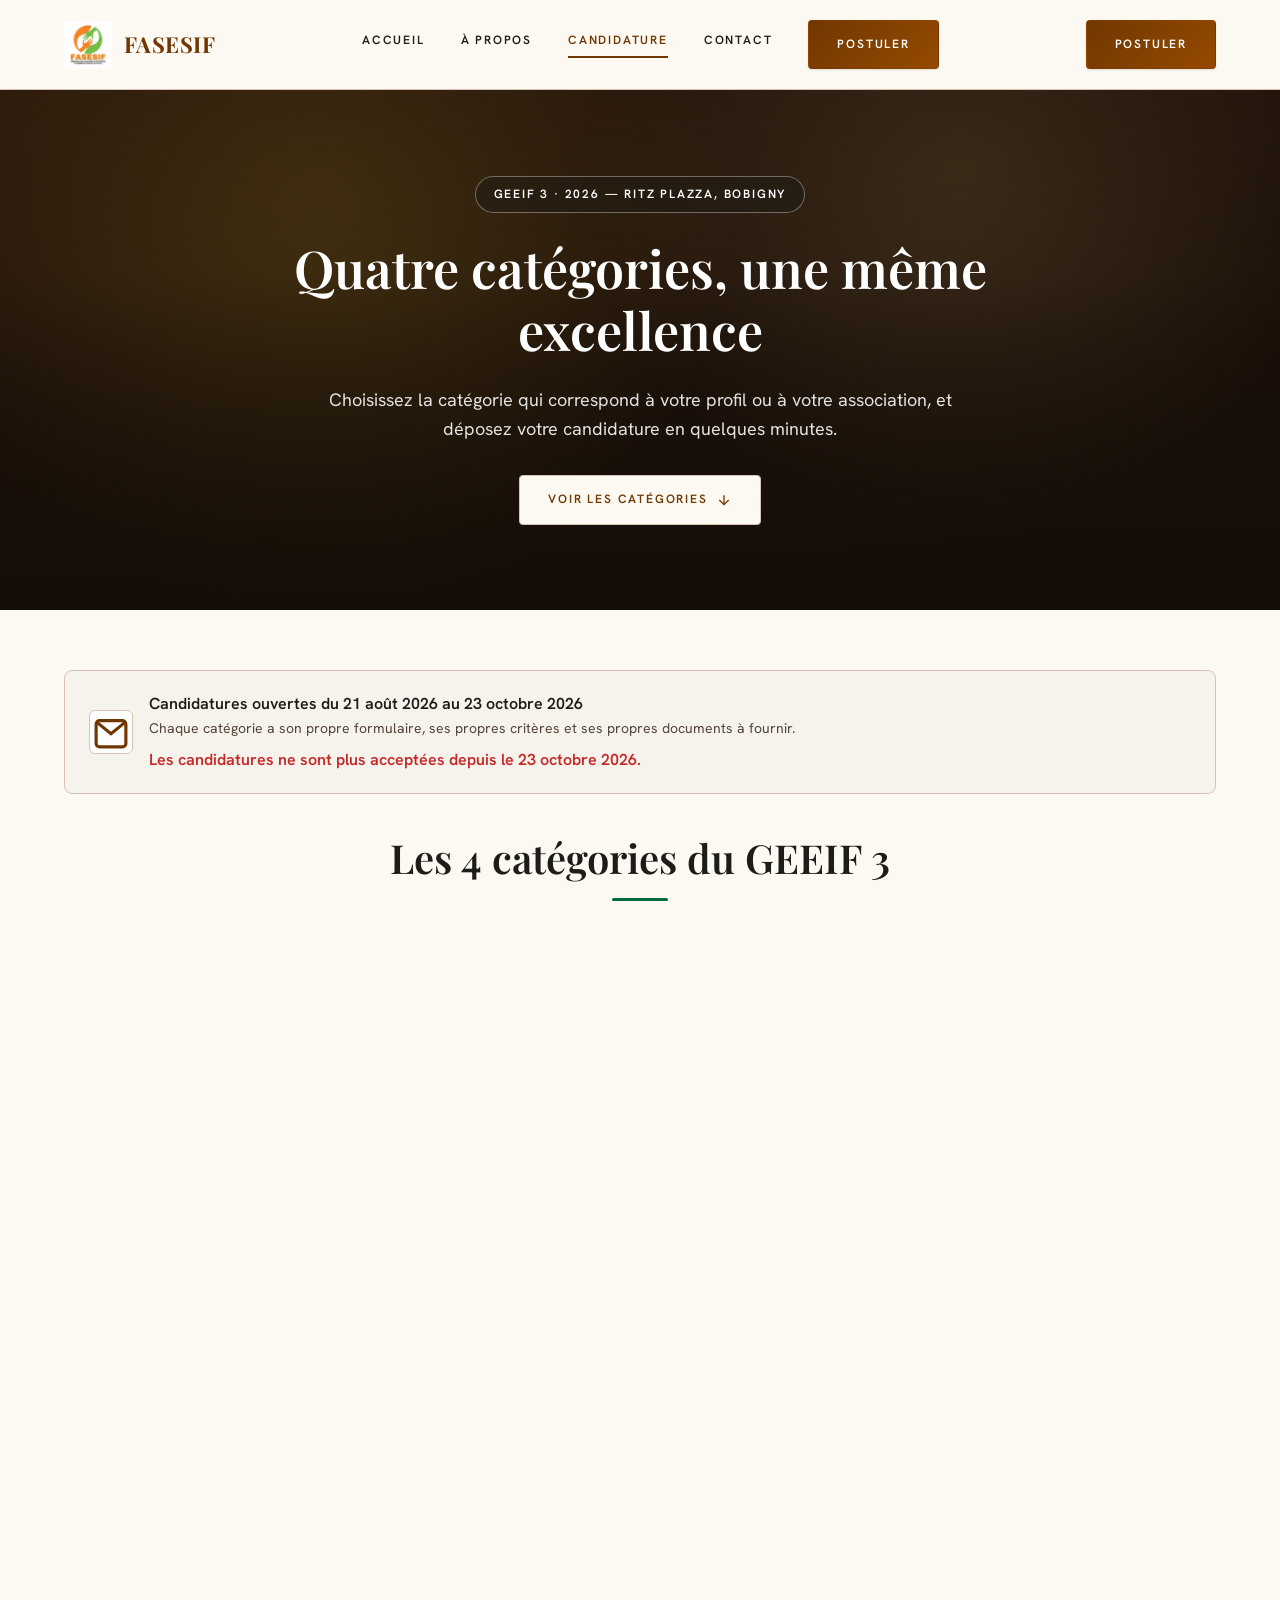
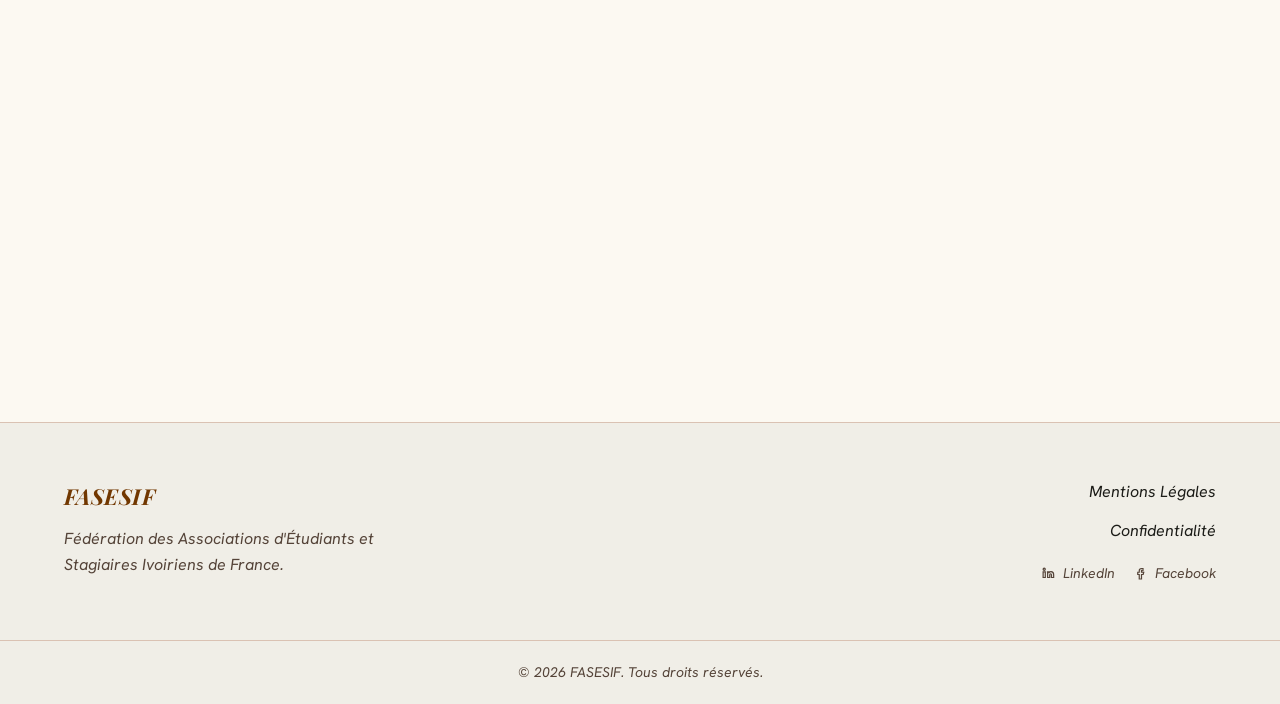
<file: candidature.html>
<!DOCTYPE html>
<html lang="fr">
<head>
<meta charset="UTF-8">
<meta name="viewport" content="width=device-width, initial-scale=1.0">
<title>Candidature — GEEIF 3 · 2026 | FASESIF</title>
<meta name="description" content="Choisissez votre catégorie et déposez votre candidature au GEEIF 3, le Gala de l'Excellence et de l'Intégration Ivoirienne en France.">
<link rel="preconnect" href="https://fonts.googleapis.com">
<link rel="preconnect" href="https://fonts.gstatic.com" crossorigin>
<link href="https://fonts.googleapis.com/css2?family=Playfair+Display:wght@500;600;700&family=Hanken+Grotesk:wght@400;500;600&display=swap" rel="stylesheet">
<link rel="stylesheet" href="css/tokens.css">
<link rel="stylesheet" href="css/base.css">
<link rel="stylesheet" href="css/components.css">
<link rel="stylesheet" href="css/pages.css">

<!-- AOS CSS -->
<link rel="stylesheet" href="https://unpkg.com/aos@next/dist/aos.css" />

</head>
<body>
<a class="skip-link" href="#main">Aller au contenu</a>

<header class="site-header">
  <div class="container site-header__inner">
    <a href="index.html" class="site-header__logo"> <img src="assets/img/logo.jpg" alt=""> <span>FASESIF</span></a>
    <nav class="site-nav" data-nav>
      <a class="site-nav__link" href="index.html">Accueil</a>
      <a class="site-nav__link" href="a-propos.html">À Propos</a>
      <a class="site-nav__link" href="candidature.html" aria-current="page">Candidature</a>
      <a class="site-nav__link" href="contact.html">Contact</a>
      <a class="btn btn-primary" href="#categories">Postuler</a>
    </nav>
    <div class="site-header__actions">
      <a class="btn btn-primary" href="#categories">Postuler</a>
      <button class="nav-toggle" data-nav-toggle aria-expanded="false" aria-controls="site-nav" aria-label="Ouvrir le menu">
        <svg viewBox="0 0 24 24" fill="none" stroke="currentColor" stroke-width="1.6"><line x1="3" y1="6" x2="21" y2="6"/><line x1="3" y1="12" x2="21" y2="12"/><line x1="3" y1="18" x2="21" y2="18"/></svg>
      </button>
    </div>
  </div>
</header>

<main id="main">

  <section class="hero hero--candidature hero--compact">
    <div class="hero__content">
      <span class="chip chip--dark hero__eyebrow">GEEIF 3 · 2026 — RITZ PLAZZA, BOBIGNY</span>
      <h1 class="headline-lg hero__title" style="font-family:var(--font-display); font-size:52px;">Quatre catégories, une même excellence</h1>
      <p class="body-lg hero__desc">Choisissez la catégorie qui correspond à votre profil ou à votre association, et déposez votre candidature en quelques minutes.</p>
      <div class="hero__actions">
        <a href="#categories" class="btn btn-secondary" style="background:var(--color-surface); color:var(--color-primary);">
          Voir les catégories
          <svg viewBox="0 0 24 24" fill="none" stroke="currentColor" stroke-width="2"><line x1="12" y1="5" x2="12" y2="19"/><polyline points="19 12 12 19 5 12"/></svg>
        </a>
      </div>
    </div>
  </section>

  <section class="section" id="categories">
    <div class="container">

      <div class="category-intro-banner">
        <span class="category-intro-banner__icon" aria-hidden="true">
          <svg viewBox="0 0 24 24" fill="none" stroke="currentColor" stroke-width="1.8"><rect x="3.5" y="5.5" width="17" height="15" rx="2"/><path d="M4 6.5 12 13l8-6.5"/></svg>
        </span>
        <div>
          <p class="body-md" style="font-weight:600;">Candidatures ouvertes du 21 août 2026 au 23 octobre 2026</p>
          <p class="body-md" style="color:var(--color-on-surface-variant); font-size:14px;">Chaque catégorie a son propre formulaire, ses propres critères et ses propres documents à fournir.</p>
          <p class="body-md" style="color:#C62828; font-weight:600; margin-top:8px;">Les candidatures ne sont plus acceptées depuis le 23 octobre 2026.</p>
        </div>
      </div>

      <div class="section-head">
        <h2 class="headline-lg">Les 4 catégories du GEEIF 3</h2>
        <span class="divider-accent" aria-hidden="true"></span>
      </div>

      <div class="category-grid">

        <!-- 01 — Étudiant -->
        <div class="card category-card" data-aos="flip-up">
          <span class="category-card__number">01 · EXCELLENCE ACADÉMIQUE</span>
          <h3 class="headline-md category-card__title">Prix Meilleur·e Étudiant·e</h3>
          <p class="body-md category-card__desc">Récompense les étudiants ivoiriens inscrits en France en 2025–2026 qui se distinguent par l'excellence de leur parcours académique.</p>

          <p class="category-card__block-title">Critères clés</p>
          <ul style="display:flex; flex-direction:column; gap:6px; margin-bottom:6px;">
            <li class="body-md" style="font-size:14px; color:var(--color-on-surface-variant);">• Moyenne annuelle ≥ 14/20</li>
            <li class="body-md" style="font-size:14px; color:var(--color-on-surface-variant);">• 3 lauréat·e·s Université + 3 lauréat·e·s Grande École</li>
          </ul>

          <p class="category-card__block-title">À la clé</p>
          <div class="reward-row">
            <span class="reward-chip">💻 Ordinateur</span>
            <span class="reward-chip">🎒 Fournitures</span>
            <span class="reward-chip">💶 Somme d'argent</span>
            <span class="reward-chip">🏆 Trophée</span>
          </div>

          <div class="category-card__footer">
            <span class="category-deadline">Clôture : 23 octobre 2026</span>
            <a href="candidatures-closes.html" class="btn btn-primary">
              Postuler
              <svg viewBox="0 0 24 24" fill="none" stroke="currentColor" stroke-width="2"><line x1="5" y1="12" x2="19" y2="12"/><polyline points="13 6 19 12 13 18"/></svg>
            </a>
          </div>
        </div>

        <!-- 02 — Association -->
        <div class="card category-card" data-aos="flip-down">
          <span class="category-card__number">02 · IMPACT COMMUNAUTAIRE</span>
          <h3 class="headline-md category-card__title">Prix Meilleure Association</h3>
          <p class="body-md category-card__desc">Distingue une association étudiante ivoirienne de France pour l'impact concret de ses actions durant l'année écoulée.</p>

          <p class="category-card__block-title">Critères clés</p>
          <ul style="display:flex; flex-direction:column; gap:6px; margin-bottom:6px;">
            <li class="body-md" style="font-size:14px; color:var(--color-on-surface-variant);">• Association active en France (2025–2026)</li>
            <li class="body-md" style="font-size:14px; color:var(--color-on-surface-variant);">• 3 à 5 activités phares avec impact démontré</li>
          </ul>

          <p class="category-card__block-title">À la clé</p>
          <div class="reward-row">
            <span class="reward-chip">🏆 Trophée</span>
            <span class="reward-chip">💶 Somme d'argent</span>
          </div>

          <div class="category-card__footer">
            <span class="category-deadline">Clôture : 23 octobre 2026</span>
            <a href="candidatures-closes.html" class="btn btn-primary">
              Postuler
              <svg viewBox="0 0 24 24" fill="none" stroke="currentColor" stroke-width="2"><line x1="5" y1="12" x2="19" y2="12"/><polyline points="13 6 19 12 13 18"/></svg>
            </a>
          </div>
        </div>

        <!-- 03 — Recherche -->
        <div class="card category-card" data-aos="flip-up">
          <span class="category-card__number">03 · INNOVATION & SCIENCE</span>
          <h3 class="headline-md category-card__title">Prix Spécial Recherche</h3>
          <p class="body-md category-card__desc">Met en lumière un·e doctorant·e ou jeune chercheur·se ivoirien·ne, toutes disciplines confondues.</p>

          <p class="category-card__block-title">Critères clés</p>
          <ul style="display:flex; flex-direction:column; gap:6px; margin-bottom:6px;">
            <li class="body-md" style="font-size:14px; color:var(--color-on-surface-variant);">• Doctorant·e inscrit·e en France, ou thèse soutenue il y a 1 an max</li>
            <li class="body-md" style="font-size:14px; color:var(--color-on-surface-variant);">• Toutes disciplines acceptées</li>
          </ul>

          <p class="category-card__block-title">À la clé</p>
          <div class="reward-row">
            <span class="reward-chip">🏆 Trophée</span>
            <span class="reward-chip">🎖️ Reconnaissance FASESIF</span>
          </div>

          <div class="category-card__footer">
            <span class="category-deadline">Clôture : 23 octobre 2026</span>
            <a href="candidatures-closes.html" class="btn btn-primary">
              Postuler
              <svg viewBox="0 0 24 24" fill="none" stroke="currentColor" stroke-width="2"><line x1="5" y1="12" x2="19" y2="12"/><polyline points="13 6 19 12 13 18"/></svg>
            </a>
          </div>
        </div>

        <!-- 04 — Éloquence -->
        <div class="card category-card" data-aos="flip-down">
          <span class="category-card__number">04 · PRISE DE PAROLE</span>
          <h3 class="headline-md category-card__title">Concours d'Éloquence</h3>
          <p class="body-md category-card__desc">Une performance orale de 3 à 5 minutes en français sur le thème : <em>«  Être étudiant étranger en France en 2026 »</p>

          <p class="category-card__block-title">Critères clés</p>
          <ul style="display:flex; flex-direction:column; gap:6px; margin-bottom:6px;">
            <li class="body-md" style="font-size:14px; color:var(--color-on-surface-variant);">• Intervention de 3 à 5 minutes, en français</li>
            <li class="body-md" style="font-size:14px; color:var(--color-on-surface-variant);">• 4 sous-thématiques au choix</li>
          </ul>

          <p class="category-card__block-title">À la clé</p>
          <div class="reward-row">
            <span class="reward-chip">🎙️ Meilleur Orateur</span>
            <span class="reward-chip">❤️ Coup de Cœur</span>
            <span class="reward-chip">✨ Originalité</span>
          </div>

          <div class="category-card__footer">
            <span class="category-deadline">Clôture : 23 octobre 2026</span>
            <a href="candidatures-closes.html" class="btn btn-primary">
              Postuler
              <svg viewBox="0 0 24 24" fill="none" stroke="currentColor" stroke-width="2"><line x1="5" y1="12" x2="19" y2="12"/><polyline points="13 6 19 12 13 18"/></svg>
            </a>
          </div>
        </div>

      </div>
    </div>
  </section>

</main>

<footer class="site-footer">
  <div class="container site-footer__top">
    <div class="site-footer__brand">
      <a href="index.html" class="site-header__logo">FASESIF</a>
      <p class="body-md site-footer__desc">Fédération des Associations d'Étudiants et Stagiaires Ivoiriens de France.</p>
    </div>
    <div class="site-footer__links">
      <a class="body-md" href="mentions-legales.html">Mentions Légales</a>
      <a class="body-md" href="confidentialite.html">Confidentialité</a>
      <div class="site-footer__social" style="margin-top:4px;">
        <a href="#" aria-label="LinkedIn"><svg viewBox="0 0 24 24" fill="none" stroke="currentColor" stroke-width="1.6"><path d="M6.94 8.5a1.44 1.44 0 1 0 0-2.88 1.44 1.44 0 0 0 0 2.88ZM5.5 10.5h2.9V18H5.5v-7.5ZM10.5 10.5h2.78v1.03h.04c.39-.7 1.33-1.44 2.74-1.44 2.93 0 3.47 1.83 3.47 4.22V18h-2.9v-3.24c0-.77-.02-1.77-1.08-1.77-1.08 0-1.25.82-1.25 1.71V18h-2.8v-7.5Z"/></svg> LinkedIn</a>
        <a href="#" aria-label="Facebook"><svg viewBox="0 0 24 24" fill="none" stroke="currentColor" stroke-width="1.6"><path d="M14 9h2V6h-2c-1.66 0-3 1.34-3 3v2H9v3h2v6h3v-6h2.2l.8-3H14V9c0-.28.22-.5.5-.5H14Z"/></svg> Facebook</a>
      </div>
    </div>
  </div>
  <div class="site-footer__bottom">
    <div class="container">© 2026 FASESIF. Tous droits réservés.</div>
  </div>
</footer>

<script src="js/config.js"></script>
<script src="js/main.js"></script>


<!-- AOS JS -->
<script src="https://unpkg.com/aos@next/dist/aos.js"></script>
<script>
  AOS.init({
    duration: 800,
    once: false, // <-- Rejoue l'animation au scroll montant et descendant
    easing: 'ease-out-cubic',
  });
</script>

</body>
</html>
</file>
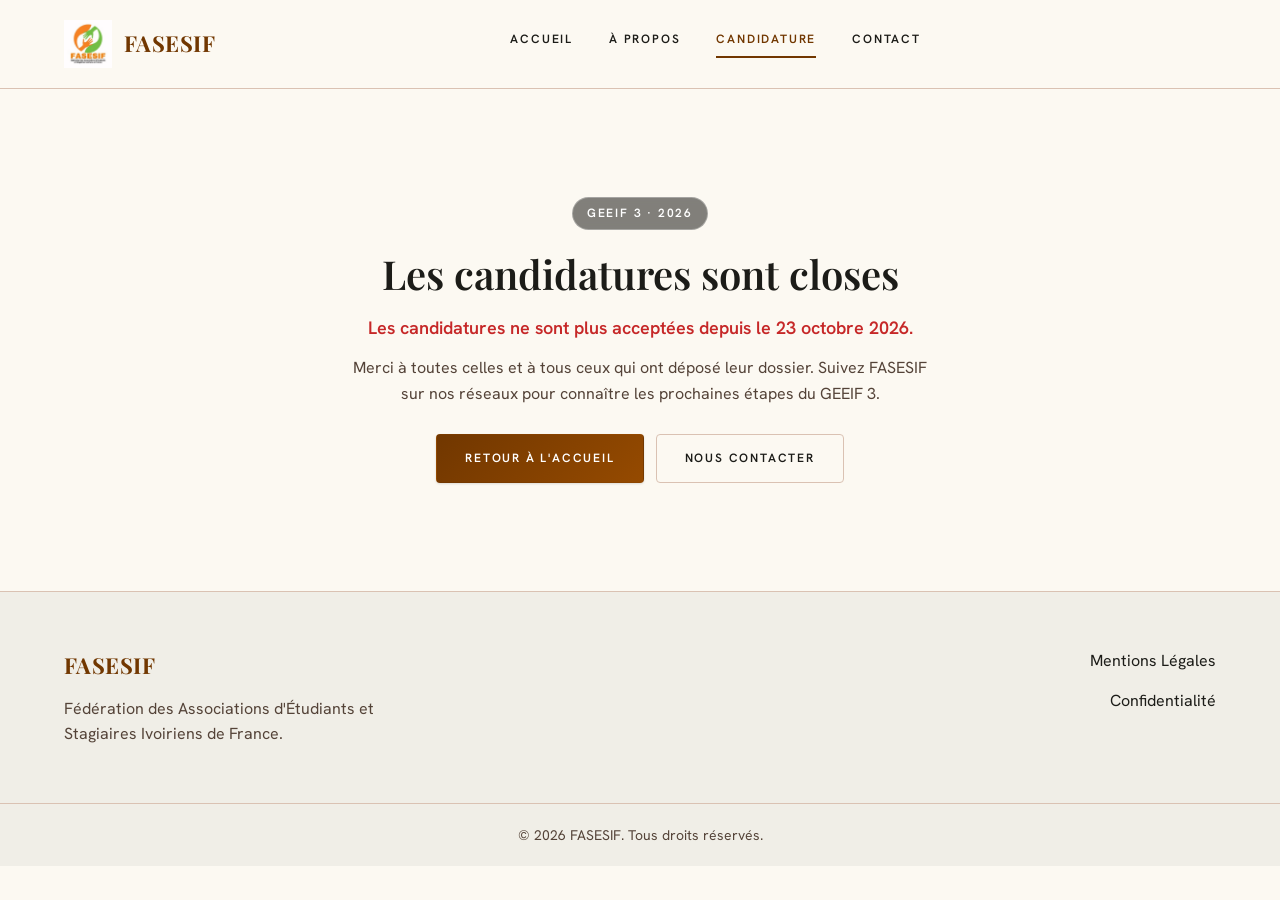
<file: candidatures-closes.html>
<!DOCTYPE html>
<html lang="fr">
<head>
<meta charset="UTF-8">
<meta name="viewport" content="width=device-width, initial-scale=1.0">
<title>Candidatures closes — GEEIF 3 · 2026 | FASESIF</title>
<meta name="description" content="Les candidatures au GEEIF 3 ne sont plus acceptées depuis le 23 octobre 2026.">
<link rel="preconnect" href="https://fonts.googleapis.com">
<link rel="preconnect" href="https://fonts.gstatic.com" crossorigin>
<link href="https://fonts.googleapis.com/css2?family=Playfair+Display:wght@500;600;700&family=Hanken+Grotesk:wght@400;500;600&display=swap" rel="stylesheet">
<link rel="stylesheet" href="css/tokens.css">
<link rel="stylesheet" href="css/base.css">
<link rel="stylesheet" href="css/components.css">
<link rel="stylesheet" href="css/pages.css">
</head>
<body>
<a class="skip-link" href="#main">Aller au contenu</a>

<header class="site-header">
  <div class="container site-header__inner">
    <a href="index.html" class="site-header__logo"> <img src="assets/img/logo.jpg" alt=""> <span>FASESIF</span></a>
    <nav class="site-nav" data-nav>
      <a class="site-nav__link" href="index.html">Accueil</a>
      <a class="site-nav__link" href="a-propos.html">À Propos</a>
      <a class="site-nav__link" href="candidature.html" aria-current="page">Candidature</a>
      <a class="site-nav__link" href="contact.html">Contact</a>
    </nav>
    <div class="site-header__actions">
      <button class="nav-toggle" data-nav-toggle aria-expanded="false" aria-controls="site-nav" aria-label="Ouvrir le menu">
        <svg viewBox="0 0 24 24" fill="none" stroke="currentColor" stroke-width="1.6"><line x1="3" y1="6" x2="21" y2="6"/><line x1="3" y1="12" x2="21" y2="12"/><line x1="3" y1="18" x2="21" y2="18"/></svg>
      </button>
    </div>
  </div>
</header>

<main id="main">
  <section class="section">
    <div class="container" style="max-width:640px; text-align:center; padding-top:48px; padding-bottom:48px;">
      <span class="chip chip--dark">GEEIF 3 · 2026</span>
      <h1 class="headline-lg" style="font-family:var(--font-display); margin-top:20px;">Les candidatures sont closes</h1>
      <p class="body-lg" style="color:#C62828; font-weight:600; margin-top:16px;">
        Les candidatures ne sont plus acceptées depuis le 23 octobre 2026.
      </p>
      <p class="body-md" style="color:var(--color-on-surface-variant); margin-top:12px;">
        Merci à toutes celles et à tous ceux qui ont déposé leur dossier. Suivez FASESIF sur nos réseaux pour connaître les prochaines étapes du GEEIF 3.
      </p>
      <div style="display:flex; gap:12px; justify-content:center; flex-wrap:wrap; margin-top:28px;">
        <a href="index.html" class="btn btn-primary">Retour à l'accueil</a>
        <a href="contact.html" class="btn btn-secondary">Nous contacter</a>
      </div>
    </div>
  </section>
</main>

<footer class="site-footer">
  <div class="container site-footer__top">
    <div class="site-footer__brand">
      <a href="index.html" class="site-header__logo">FASESIF</a>
      <p class="body-md site-footer__desc">Fédération des Associations d'Étudiants et Stagiaires Ivoiriens de France.</p>
    </div>
    <div class="site-footer__links">
      <a class="body-md" href="mentions-legales.html">Mentions Légales</a>
      <a class="body-md" href="confidentialite.html">Confidentialité</a>
    </div>
  </div>
  <div class="site-footer__bottom">
    <div class="container">© 2026 FASESIF. Tous droits réservés.</div>
  </div>
</footer>

<script src="js/config.js"></script>
<script src="js/main.js"></script>
</body>
</html>
</file>
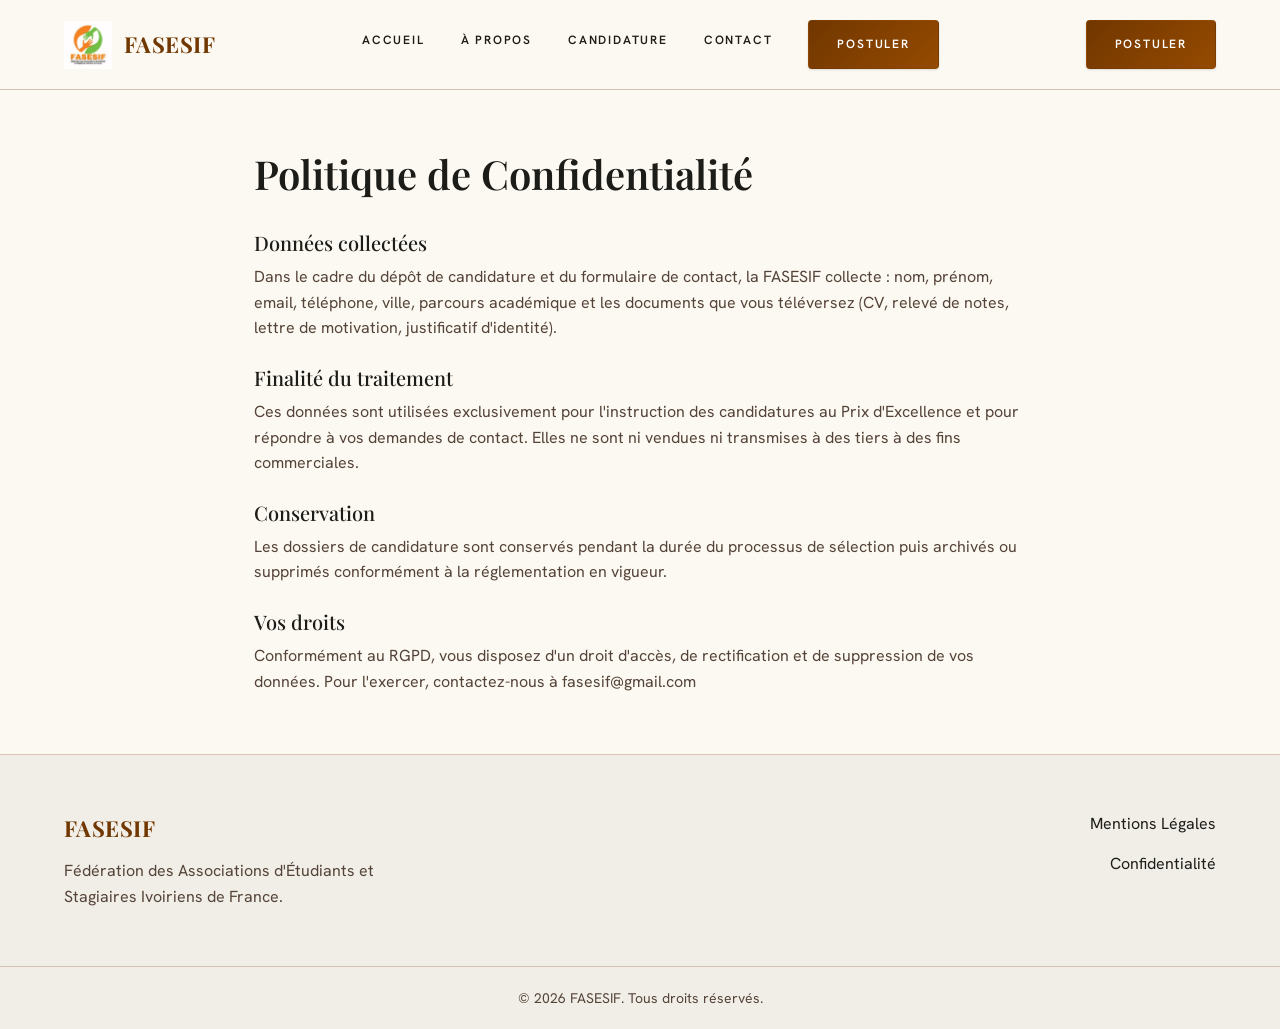
<file: confidentialite.html>
<!DOCTYPE html>
<html lang="fr">
<head>
<meta charset="UTF-8">
<meta name="viewport" content="width=device-width, initial-scale=1.0">
<title>Confidentialité — FASESIF</title>
<link rel="preconnect" href="https://fonts.googleapis.com">
<link rel="preconnect" href="https://fonts.gstatic.com" crossorigin>
<link href="https://fonts.googleapis.com/css2?family=Playfair+Display:wght@500;600;700&family=Hanken+Grotesk:wght@400;500;600&display=swap" rel="stylesheet">
<link rel="stylesheet" href="css/tokens.css">
<link rel="stylesheet" href="css/base.css">
<link rel="stylesheet" href="css/components.css">
<link rel="stylesheet" href="css/pages.css">
</head>
<body>
<a class="skip-link" href="#main">Aller au contenu</a>

<header class="site-header">
  <div class="container site-header__inner">
    <a href="index.html" class="site-header__logo"> <img src="assets/img/logo.jpg" alt=""> <span>FASESIF</span></a>
    <nav class="site-nav" data-nav>
      <a class="site-nav__link" href="index.html">Accueil</a>
      <a class="site-nav__link" href="a-propos.html">À Propos</a>
      <a class="site-nav__link" href="candidature.html">Candidature</a>
      <a class="site-nav__link" href="contact.html">Contact</a>
      <a class="btn btn-primary" href="candidature.html">Postuler</a>
    </nav>
    <div class="site-header__actions">
      <a class="btn btn-primary" href="candidature.html">Postuler</a>
      <button class="nav-toggle" data-nav-toggle aria-expanded="false" aria-controls="site-nav" aria-label="Ouvrir le menu">
        <svg viewBox="0 0 24 24" fill="none" stroke="currentColor" stroke-width="1.6"><line x1="3" y1="6" x2="21" y2="6"/><line x1="3" y1="12" x2="21" y2="12"/><line x1="3" y1="18" x2="21" y2="18"/></svg>
      </button>
    </div>
  </div>
</header>

<main id="main">
  <section class="section">
    <div class="container" style="max-width:820px;">
      <h1 class="headline-lg" style="margin-bottom:32px;">Politique de Confidentialité</h1>

      <div class="body-lg" style="display:flex; flex-direction:column; gap:24px; color:var(--color-on-surface-variant);">
        <div>
          <h2 class="headline-md" style="font-size:20px; color:var(--color-on-surface); margin-bottom:8px;">Données collectées</h2>
          <p class="body-md">Dans le cadre du dépôt de candidature et du formulaire de contact, la FASESIF collecte : nom, prénom, email, téléphone, ville, parcours académique et les documents que vous téléversez (CV, relevé de notes, lettre de motivation, justificatif d'identité).</p>
        </div>
        <div>
          <h2 class="headline-md" style="font-size:20px; color:var(--color-on-surface); margin-bottom:8px;">Finalité du traitement</h2>
          <p class="body-md">Ces données sont utilisées exclusivement pour l'instruction des candidatures au Prix d'Excellence et pour répondre à vos demandes de contact. Elles ne sont ni vendues ni transmises à des tiers à des fins commerciales.</p>
        </div>
        <div>
          <h2 class="headline-md" style="font-size:20px; color:var(--color-on-surface); margin-bottom:8px;">Conservation</h2>
          <p class="body-md">Les dossiers de candidature sont conservés pendant la durée du processus de sélection puis archivés ou supprimés conformément à la réglementation en vigueur.</p>
        </div>
        <div>
          <h2 class="headline-md" style="font-size:20px; color:var(--color-on-surface); margin-bottom:8px;">Vos droits</h2>
          <p class="body-md">Conformément au RGPD, vous disposez d'un droit d'accès, de rectification et de suppression de vos données. Pour l'exercer, contactez-nous à fasesif@gmail.com</p>
        </div>
      </div>
    </div>
  </section>
</main>

<footer class="site-footer">
  <div class="container site-footer__top">
    <div class="site-footer__brand">
      <a href="index.html" class="site-header__logo">FASESIF</a>
      <p class="body-md site-footer__desc">Fédération des Associations d'Étudiants et Stagiaires Ivoiriens de France.</p>
    </div>
    <div class="site-footer__links">
      <a class="body-md" href="mentions-legales.html">Mentions Légales</a>
      <a class="body-md" href="confidentialite.html">Confidentialité</a>
    </div>
  </div>
  <div class="site-footer__bottom">
    <div class="container">© 2026 FASESIF. Tous droits réservés.</div>
  </div>
</footer>

<script src="js/main.js"></script>
</body>
</html>
</file>
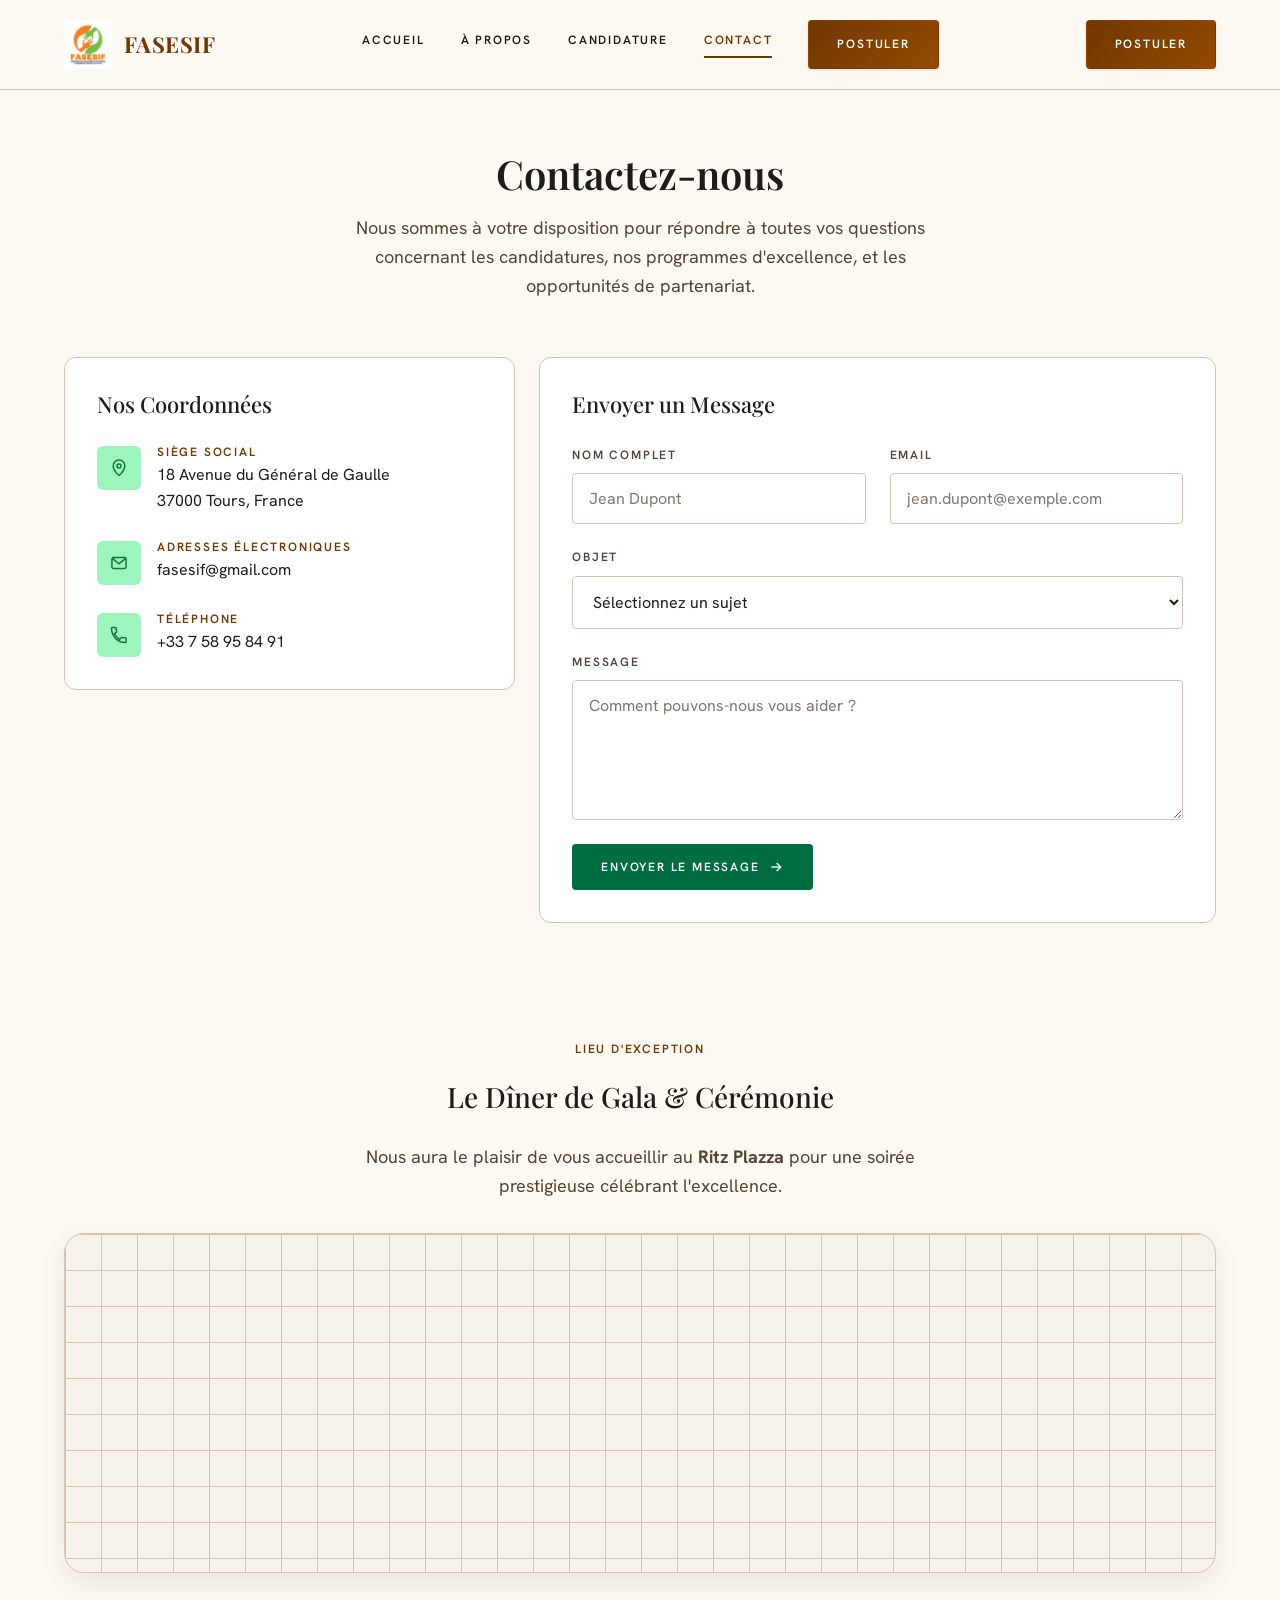
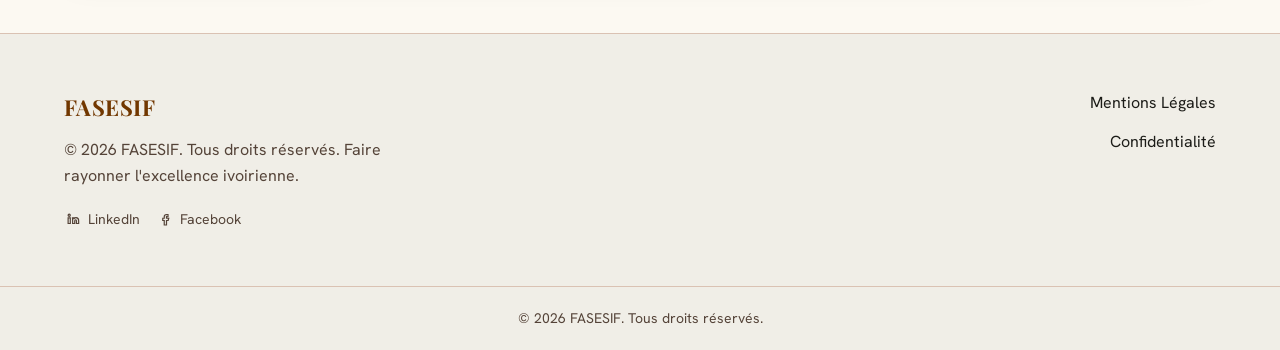
<file: contact.html>
<!DOCTYPE html>
<html lang="fr">
<head>
<meta charset="UTF-8">
<meta name="viewport" content="width=device-width, initial-scale=1.0">
<title>Contact — FASESIF</title>
<meta name="description" content="Contactez la FASESIF pour toute question concernant les candidatures, nos programmes d'excellence et les opportunités de partenariat.">
<link rel="preconnect" href="https://fonts.googleapis.com">
<link rel="preconnect" href="https://fonts.gstatic.com" crossorigin>
<link href="https://fonts.googleapis.com/css2?family=Playfair+Display:wght@500;600;700&family=Hanken+Grotesk:wght@400;500;600&display=swap" rel="stylesheet">
<link rel="stylesheet" href="css/tokens.css">
<link rel="stylesheet" href="css/base.css">
<link rel="stylesheet" href="css/components.css">
<link rel="stylesheet" href="css/pages.css">
</head>
<body>
<a class="skip-link" href="#main">Aller au contenu</a>

<header class="site-header">
  <div class="container site-header__inner">
    <a href="index.html" class="site-header__logo"> <img src="assets/img/logo.jpg" alt=""> <span>FASESIF</span></a>
    <nav class="site-nav" data-nav>
      <a class="site-nav__link" href="index.html">Accueil</a>
      <a class="site-nav__link" href="a-propos.html">À Propos</a>
      <a class="site-nav__link" href="candidature.html">Candidature</a>
      <a class="site-nav__link" href="contact.html" aria-current="page">Contact</a>
      <a class="btn btn-primary" href="candidature.html">Postuler</a>
    </nav>
    <div class="site-header__actions">
      <a class="btn btn-primary" href="candidature.html">Postuler</a>
      <button class="nav-toggle" data-nav-toggle aria-expanded="false" aria-controls="site-nav" aria-label="Ouvrir le menu">
        <svg viewBox="0 0 24 24" fill="none" stroke="currentColor" stroke-width="1.6"><line x1="3" y1="6" x2="21" y2="6"/><line x1="3" y1="12" x2="21" y2="12"/><line x1="3" y1="18" x2="21" y2="18"/></svg>
      </button>
    </div>
  </div>
</header>

<main id="main">

  <section class="section">
    <div class="container">
      <div class="section-head">
        <h1 class="headline-lg">Contactez-nous</h1>
        <p class="body-lg" style="max-width:620px; color:var(--color-on-surface-variant);">Nous sommes à votre disposition pour répondre à toutes vos questions concernant les candidatures, nos programmes d'excellence, et les opportunités de partenariat.</p>
      </div>

      <div class="contact-grid">
        <div class="card">
          <h2 class="headline-md" style="font-size:22px; margin-bottom:28px;">Nos Coordonnées</h2>

          <div class="contact-item">
            <span class="contact-item__icon" aria-hidden="true">
              <svg viewBox="0 0 24 24" fill="none" stroke="currentColor" stroke-width="1.8"><path d="M12 21s7-6.5 7-11.5A7 7 0 0 0 5 9.5C5 14.5 12 21 12 21Z"/><circle cx="12" cy="9.5" r="2.4"/></svg>
            </span>
            <div>
              <p class="label-caps contact-item__label">Siège Social</p>
              <p class="body-md">18 Avenue du Général de Gaulle<br>37000 Tours, France</p>
            </div>
          </div>

          <div class="contact-item">
            <span class="contact-item__icon" aria-hidden="true">
              <svg viewBox="0 0 24 24" fill="none" stroke="currentColor" stroke-width="1.8"><rect x="3.5" y="5.5" width="17" height="13" rx="2"/><path d="M4 6.5 12 13l8-6.5"/></svg>
            </span>
            <div>
              <p class="label-caps contact-item__label">Adresses Électroniques</p>
              <p class="body-md"><a href="mailto:candidatures@fasesif.org">fasesif@gmail.com</a></p>
            </div>
          </div>

          <div class="contact-item" style="margin-bottom:0;">
            <span class="contact-item__icon" aria-hidden="true">
              <svg viewBox="0 0 24 24" fill="none" stroke="currentColor" stroke-width="1.8"><path d="M6.6 10.8c1.4 2.7 3.6 4.9 6.3 6.3l2.1-2.1c.3-.3.7-.4 1-.2 1.1.4 2.3.6 3.5.6.6 0 1 .4 1 1V20c0 .6-.4 1-1 1C10.6 21 3 13.4 3 4c0-.6.4-1 1-1h3.6c.6 0 1 .4 1 1 0 1.2.2 2.4.6 3.5.1.4 0 .8-.2 1L6.6 10.8Z"/></svg>
            </span>
            <div>
              <p class="label-caps contact-item__label">Téléphone</p>
              <p class="body-md">+33 7 58 95 84 91</p>
            </div>
          </div>
        </div>

        <div class="card">
          <h2 class="headline-md" style="font-size:22px; margin-bottom:28px;">Envoyer un Message</h2>

          <form data-contact-form novalidate>
            <div class="field-row">
              <div class="field">
                <label class="field__label" for="c-nom">Nom Complet</label>
                <input class="field__input" type="text" id="c-nom" name="nom" placeholder="Jean Dupont" required>
              </div>
              <div class="field">
                <label class="field__label" for="c-email">Email</label>
                <input class="field__input" type="email" id="c-email" name="email" placeholder="jean.dupont@exemple.com" required>
              </div>
            </div>

            <div class="field">
              <label class="field__label" for="c-objet">Objet</label>
              <select class="field__select" id="c-objet" name="objet" required>
                <option value="" selected disabled>Sélectionnez un sujet</option>
                <option value="candidature">Candidature</option>
                <option value="partenariat">Partenariat</option>
                <option value="presse">Presse</option>
                <option value="autre">Autre</option>
              </select>
            </div>

            <div class="field">
              <label class="field__label" for="c-message">Message</label>
              <textarea class="field__textarea" id="c-message" name="message" placeholder="Comment pouvons-nous vous aider ?" required></textarea>
            </div>

            <button type="submit" class="btn btn-success">
              Envoyer le Message
              <svg viewBox="0 0 24 24" fill="none" stroke="currentColor" stroke-width="2"><line x1="5" y1="12" x2="19" y2="12"/><polyline points="13 6 19 12 13 18"/></svg>
            </button>

            <p class="body-md" data-form-feedback hidden style="margin-top:16px; color:var(--color-secondary);"></p>
          </form>
        </div>
      </div>

      <div class="section-gap-top">
  <!-- En-tête stylé au-dessus de la carte -->
  <div class="section-head" style="margin-bottom: 32px; text-align: center;">
    <span class="label-caps" style="color: var(--color-primary); display: inline-block; margin-bottom: 8px;">
      Lieu d'Exception
    </span>
    <h2 class="headline-md">Le Dîner de Gala & Cérémonie</h2>
    <p class="body-lg" style="max-width: 620px; margin: 12px auto 0; color: var(--color-on-surface-variant);">
      Nous aura le plaisir de vous accueillir au <strong>Ritz Plazza</strong> pour une soirée prestigieuse célébrant l'excellence.
    </p>
  </div>

  <!-- Intégration de la carte avec marqueur ciblé -->
  <div class="map-panel" style="overflow: hidden; border-radius: 20px; box-shadow: 0 10px 30px rgba(0,0,0,0.08); border: 1px solid var(--color-outline-variant);">
    <iframe 
    src="https://www.google.com/maps/embed?pb=!1m18!1m12!1m3!1d2622.6289934526585!2d2.4217571760813166!3d48.903407371338204!2m3!1f0!2f0!3f0!3m2!1i1024!2i768!4f13.1!3m3!1m2!1s0x47e66d21f7cc4291%3A0x6f6604f27f92e02!2sRITZ%20PLAZZA!5e0!3m2!1sfr!2sfr!4v1787162804073!5m2!1sfr!2sfr" 
    width="100%" 
    height="450" 
    style="border:0;" 
    allowfullscreen="" loading="lazy" 
    referrerpolicy="strict-origin-when-cross-origin"
    title="Lieu du Dîner de Gala - Ritz Plazza Bobigny"></iframe>>
  </iframe>
    <!-- <iframe 
      src="https://www.google.com/maps/embed?pb=!1m18!1m12!1m3!1d2622.651582200234!2d2.4385103!3d48.9029316!2m3!1f0!2f0!3f0!3m2!1i1024!2i768!4f13.1!3m3!1m2!1s0x47e66d2139e8ad5f%3A0x6b4fb430d4a94680!2sRitz%20Plazza%2C%20Rue%20de%20Paris%2C%20Bobigny!5e0!3m2!1sfr!2sfr!4v1700000000000!5m2!1sfr!2sfr" 
      width="100%" 
      height="450" 
      style="border:0; display: block;" 
      allowfullscreen="" 
      loading="lazy" 
      referrerpolicy="no-referrer-when-downgrade"
      title="Lieu du Dîner de Gala - Ritz Plazza Bobigny">
    </iframe> -->
  </div>
</div>


    </div>
  </section>

</main>

<footer class="site-footer">
  <div class="container site-footer__top">
    <div class="site-footer__brand">
      <a href="index.html" class="site-header__logo">FASESIF</a>
      <p class="body-md site-footer__desc">© 2026 FASESIF. Tous droits réservés. Faire rayonner l'excellence ivoirienne.</p>
      <div class="site-footer__social">
        <a href="#" aria-label="LinkedIn"><svg viewBox="0 0 24 24" fill="none" stroke="currentColor" stroke-width="1.6"><path d="M6.94 8.5a1.44 1.44 0 1 0 0-2.88 1.44 1.44 0 0 0 0 2.88ZM5.5 10.5h2.9V18H5.5v-7.5ZM10.5 10.5h2.78v1.03h.04c.39-.7 1.33-1.44 2.74-1.44 2.93 0 3.47 1.83 3.47 4.22V18h-2.9v-3.24c0-.77-.02-1.77-1.08-1.77-1.08 0-1.25.82-1.25 1.71V18h-2.8v-7.5Z"/></svg> LinkedIn</a>
        <a href="#" aria-label="Facebook"><svg viewBox="0 0 24 24" fill="none" stroke="currentColor" stroke-width="1.6"><path d="M14 9h2V6h-2c-1.66 0-3 1.34-3 3v2H9v3h2v6h3v-6h2.2l.8-3H14V9c0-.28.22-.5.5-.5H14Z"/></svg> Facebook</a>
      </div>
    </div>
    <div class="site-footer__links">
      <a class="body-md" href="mentions-legales.html">Mentions Légales</a>
      <a class="body-md" href="confidentialite.html">Confidentialité</a>
    </div>
  </div>
  <div class="site-footer__bottom">
    <div class="container">© 2026 FASESIF. Tous droits réservés.</div>
  </div>
</footer>

<script src="js/main.js"></script>
</body>
</html>
</file>
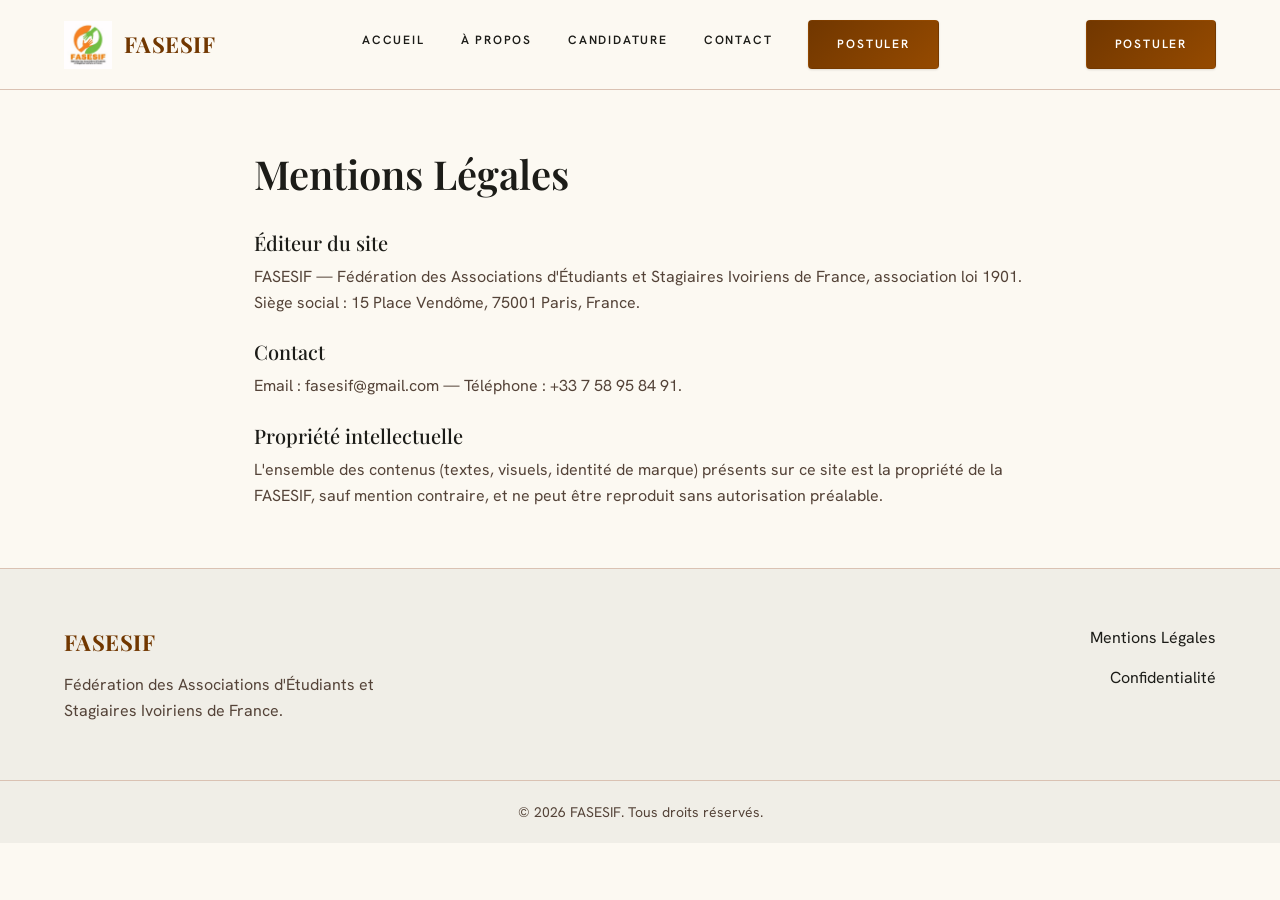
<file: mentions-legales.html>
<!DOCTYPE html>
<html lang="fr">
<head>
<meta charset="UTF-8">
<meta name="viewport" content="width=device-width, initial-scale=1.0">
<title>Mentions Légales — FASESIF</title>
<link rel="preconnect" href="https://fonts.googleapis.com">
<link rel="preconnect" href="https://fonts.gstatic.com" crossorigin>
<link href="https://fonts.googleapis.com/css2?family=Playfair+Display:wght@500;600;700&family=Hanken+Grotesk:wght@400;500;600&display=swap" rel="stylesheet">
<link rel="stylesheet" href="css/tokens.css">
<link rel="stylesheet" href="css/base.css">
<link rel="stylesheet" href="css/components.css">
<link rel="stylesheet" href="css/pages.css">
</head>
<body>
<a class="skip-link" href="#main">Aller au contenu</a>

<header class="site-header">
  <div class="container site-header__inner">
    <a href="index.html" class="site-header__logo"> <img src="assets/img/logo.jpg" alt=""> <span>FASESIF</span></a>
    <nav class="site-nav" data-nav>
      <a class="site-nav__link" href="index.html">Accueil</a>
      <a class="site-nav__link" href="a-propos.html">À Propos</a>
      <a class="site-nav__link" href="candidature.html">Candidature</a>
      <a class="site-nav__link" href="contact.html">Contact</a>
      <a class="btn btn-primary" href="candidature.html">Postuler</a>
    </nav>
    <div class="site-header__actions">
      <a class="btn btn-primary" href="candidature.html">Postuler</a>
      <button class="nav-toggle" data-nav-toggle aria-expanded="false" aria-controls="site-nav" aria-label="Ouvrir le menu">
        <svg viewBox="0 0 24 24" fill="none" stroke="currentColor" stroke-width="1.6"><line x1="3" y1="6" x2="21" y2="6"/><line x1="3" y1="12" x2="21" y2="12"/><line x1="3" y1="18" x2="21" y2="18"/></svg>
      </button>
    </div>
  </div>
</header>

<main id="main">
  <section class="section">
    <div class="container" style="max-width:820px;">
      <h1 class="headline-lg" style="margin-bottom:32px;">Mentions Légales</h1>

      <div class="body-lg" style="display:flex; flex-direction:column; gap:24px; color:var(--color-on-surface-variant);">
        <div>
          <h2 class="headline-md" style="font-size:20px; color:var(--color-on-surface); margin-bottom:8px;">Éditeur du site</h2>
          <p class="body-md">FASESIF — Fédération des Associations d'Étudiants et Stagiaires Ivoiriens de France, association loi 1901.<br>Siège social : 15 Place Vendôme, 75001 Paris, France.</p>
        </div>
        <div>
          <h2 class="headline-md" style="font-size:20px; color:var(--color-on-surface); margin-bottom:8px;">Contact</h2>
          <p class="body-md">Email : fasesif@gmail.com — Téléphone : +33 7 58 95 84 91.</p>
        </div>
        <!-- <div>
          <h2 class="headline-md" style="font-size:20px; color:var(--color-on-surface); margin-bottom:8px;">Hébergement</h2>
          <p class="body-md">Ce site est hébergé sur GitHub Pages, GitHub Inc., 88 Colin P Kelly Jr St, San Francisco, CA 94107, États-Unis.</p>
        </div> -->
        <div>
          <h2 class="headline-md" style="font-size:20px; color:var(--color-on-surface); margin-bottom:8px;">Propriété intellectuelle</h2>
          <p class="body-md">L'ensemble des contenus (textes, visuels, identité de marque) présents sur ce site est la propriété de la FASESIF, sauf mention contraire, et ne peut être reproduit sans autorisation préalable.</p>
        </div>
      </div>
    </div>
  </section>
</main>

<footer class="site-footer">
  <div class="container site-footer__top">
    <div class="site-footer__brand">
      <a href="index.html" class="site-header__logo">FASESIF</a>
      <p class="body-md site-footer__desc">Fédération des Associations d'Étudiants et Stagiaires Ivoiriens de France.</p>
    </div>
    <div class="site-footer__links">
      <a class="body-md" href="mentions-legales.html">Mentions Légales</a>
      <a class="body-md" href="confidentialite.html">Confidentialité</a>
    </div>
  </div>
  <div class="site-footer__bottom">
    <div class="container">© 2026 FASESIF. Tous droits réservés.</div>
  </div>
</footer>

<script src="js/main.js"></script>
</body>
</html>
</file>
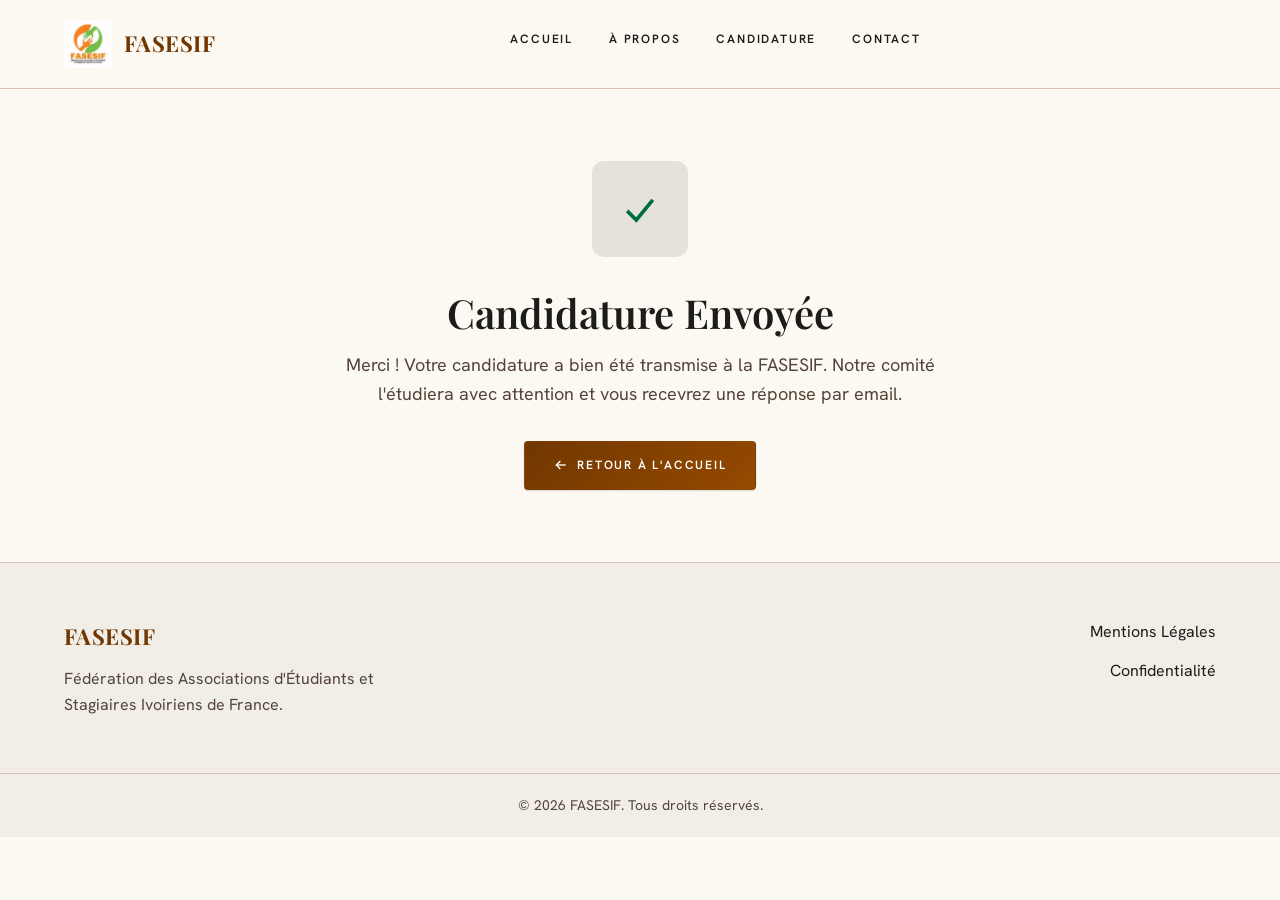
<file: merci.html>
<!DOCTYPE html>
<html lang="fr">
<head>
<meta charset="UTF-8">
<meta name="viewport" content="width=device-width, initial-scale=1.0">
<title>Candidature envoyée — FASESIF</title>
<link rel="preconnect" href="https://fonts.googleapis.com">
<link rel="preconnect" href="https://fonts.gstatic.com" crossorigin>
<link href="https://fonts.googleapis.com/css2?family=Playfair+Display:wght@500;600;700&family=Hanken+Grotesk:wght@400;500;600&display=swap" rel="stylesheet">
<link rel="stylesheet" href="css/tokens.css">
<link rel="stylesheet" href="css/base.css">
<link rel="stylesheet" href="css/components.css">
<link rel="stylesheet" href="css/pages.css">
</head>
<body>
<a class="skip-link" href="#main">Aller au contenu</a>

<header class="site-header">
  <div class="container site-header__inner">
    <a href="index.html" class="site-header__logo"> <img src="assets/img/logo.jpg" alt=""> <span>FASESIF</span></a>
    <nav class="site-nav" data-nav>
      <a class="site-nav__link" href="index.html">Accueil</a>
      <a class="site-nav__link" href="a-propos.html">À Propos</a>
      <a class="site-nav__link" href="candidature.html">Candidature</a>
      <a class="site-nav__link" href="contact.html">Contact</a>
    </nav>
    <div class="site-header__actions">
      <button class="nav-toggle" data-nav-toggle aria-expanded="false" aria-controls="site-nav" aria-label="Ouvrir le menu">
        <svg viewBox="0 0 24 24" fill="none" stroke="currentColor" stroke-width="1.6"><line x1="3" y1="6" x2="21" y2="6"/><line x1="3" y1="12" x2="21" y2="12"/><line x1="3" y1="18" x2="21" y2="18"/></svg>
      </button>
    </div>
  </div>
</header>

<main id="main">
  <div class="container">
    <div class="success-shell">
      <div class="success-icon">
        <svg viewBox="0 0 24 24" fill="none" stroke="currentColor" stroke-width="2"><polyline points="5 13 10 18 19 7"/></svg>
      </div>
      <h1 class="headline-lg">Candidature Envoyée</h1>
      <p class="body-lg" style="color:var(--color-on-surface-variant); margin-top:14px;">Merci ! Votre candidature a bien été transmise à la FASESIF. Notre comité l'étudiera avec attention et vous recevrez une réponse par email.</p>

      <a href="index.html" class="btn btn-primary" style="margin-top:32px;">
        <svg viewBox="0 0 24 24" fill="none" stroke="currentColor" stroke-width="2"><line x1="19" y1="12" x2="5" y2="12"/><polyline points="11 6 5 12 11 18"/></svg>
        Retour à l'accueil
      </a>
    </div>
  </div>
</main>

<footer class="site-footer">
  <div class="container site-footer__top">
    <div class="site-footer__brand">
      <a href="index.html" class="site-header__logo">FASESIF</a>
      <p class="body-md site-footer__desc">Fédération des Associations d'Étudiants et Stagiaires Ivoiriens de France.</p>
    </div>
    <div class="site-footer__links">
      <a class="body-md" href="mentions-legales.html">Mentions Légales</a>
      <a class="body-md" href="confidentialite.html">Confidentialité</a>
    </div>
  </div>
  <div class="site-footer__bottom">
    <div class="container">© 2026 FASESIF. Tous droits réservés.</div>
  </div>
</footer>

<script src="js/main.js"></script>
</body>
</html>
</file>
<file: css/tokens.css>
/* ==========================================================================
   FASESIF — Design tokens
   Source: Ivoirian Excellence design system
   ========================================================================== */

:root {
  /* Color — surfaces */
  --color-surface: #fcf9f2;
  --color-surface-dim: #dcdad3;
  --color-surface-bright: #fcf9f2;
  --color-surface-container-lowest: #ffffff;
  --color-surface-container-low: #f6f3ec;
  --color-surface-container: #f0eee7;
  --color-surface-container-high: #ebe8e1;
  --color-surface-container-highest: #e5e2db;
  --color-surface-variant: #e5e2db;

  /* Color — on-surface */
  --color-on-surface: #1c1c18;
  --color-on-surface-variant: #544338;
  --color-inverse-surface: #31312c;
  --color-inverse-on-surface: #f3f0ea;
  --color-outline: #877367;
  --color-outline-variant: #dac2b3;
  --color-outline-muted: #dec1af;

  /* Color — primary (burnt sienna) */
  --color-primary: #713700;
  --color-on-primary: #ffffff;
  --color-primary-container: #954a00;
  --color-on-primary-container: #ffcfb0;
  --color-inverse-primary: #ffb785;
  --color-surface-tint: #954a00;
  --color-primary-fixed: #ffdcc6;
  --color-primary-fixed-dim: #ffb785;
  --color-on-primary-fixed: #301400;
  --color-on-primary-fixed-variant: #713700;

  /* Color — secondary (forest green) */
  --color-secondary: #006d40;
  --color-on-secondary: #ffffff;
  --color-secondary-container: #9cf6bc;
  --color-on-secondary-container: #0f7345;
  --color-secondary-fixed: #9cf6bc;
  --color-secondary-fixed-dim: #80d9a2;
  --color-on-secondary-fixed: #002110;
  --color-on-secondary-fixed-variant: #00522f;

  /* Color — tertiary (muted gold) */
  --color-tertiary: #735c00;
  --color-on-tertiary: #ffffff;
  --color-tertiary-container: #c6a94e;
  --color-on-tertiary-container: #4e3e00;
  --color-tertiary-fixed: #ffe085;
  --color-tertiary-fixed-dim: #e3c466;
  --color-on-tertiary-fixed: #231b00;
  --color-on-tertiary-fixed-variant: #574500;

  /* Color — status */
  --color-error: #ba1a1a;
  --color-on-error: #ffffff;
  --color-error-container: #ffdad6;
  --color-on-error-container: #93000a;

  /* Color — background */
  --color-background: #fcf9f2;
  --color-on-background: #1c1c18;

  /* Color — accents used across the brief */
  --color-accent-gold: #c4a028;
  --color-text-rich-brown: #574235;

  /* Typography */
  --font-display: 'Playfair Display', Georgia, 'Times New Roman', serif;
  --font-body: 'Hanken Grotesk', -apple-system, BlinkMacSystemFont, 'Segoe UI', sans-serif;

  --type-display-lg-size: 64px;
  --type-display-lg-weight: 700;
  --type-display-lg-leading: 1.1;
  --type-display-lg-tracking: -0.02em;

  --type-headline-lg-size: 40px;
  --type-headline-lg-weight: 600;
  --type-headline-lg-leading: 1.2;

  --type-headline-lg-mobile-size: 32px;
  --type-headline-lg-mobile-weight: 600;
  --type-headline-lg-mobile-leading: 1.2;

  --type-headline-md-size: 28px;
  --type-headline-md-weight: 500;
  --type-headline-md-leading: 1.3;

  --type-body-lg-size: 18px;
  --type-body-lg-weight: 400;
  --type-body-lg-leading: 1.6;

  --type-body-md-size: 16px;
  --type-body-md-weight: 400;
  --type-body-md-leading: 1.6;

  --type-label-caps-size: 12px;
  --type-label-caps-weight: 600;
  --type-label-caps-leading: 1.0;
  --type-label-caps-tracking: 0.15em;

  /* Shape */
  --radius-sm: 0.125rem;
  --radius-default: 0.25rem;
  --radius-md: 0.375rem;
  --radius-lg: 0.5rem;
  --radius-xl: 0.75rem;
  --radius-full: 9999px;

  /* Spacing */
  --container-max: 1200px;
  --margin-mobile: 20px;
  --gutter: 24px;
  --spacing-unit: 8px;
  --section-gap: 120px;
  --section-gap-mobile: 64px;
  --card-padding: 32px;
  --card-padding-mobile: 20px;

  /* Elevation */
  --shadow-sm: 0 1px 2px rgba(28, 28, 24, 0.06), 0 1px 3px rgba(28, 28, 24, 0.08);
  --shadow-md: 0 4px 12px rgba(28, 28, 24, 0.10);
  --shadow-lg: 0 12px 32px rgba(28, 28, 24, 0.14);
}
</file>
<file: css/base.css>
/* ==========================================================================
   FASESIF — Base / Reset
   ========================================================================== */

*, *::before, *::after { box-sizing: border-box; }

html { scroll-behavior: smooth; }

@media (prefers-reduced-motion: reduce) {
  html { scroll-behavior: auto; }
  *, *::before, *::after {
    animation-duration: 0.01ms !important;
    animation-iteration-count: 1 !important;
    transition-duration: 0.01ms !important;
    scroll-behavior: auto !important;
  }
}

body {
  margin: 0;
  background: var(--color-background);
  color: var(--color-on-surface);
  font-family: var(--font-body);
  font-size: var(--type-body-md-size);
  font-weight: var(--type-body-md-weight);
  line-height: var(--type-body-md-leading);
  -webkit-font-smoothing: antialiased;
  text-rendering: optimizeLegibility;
}

img { max-width: 100%; display: block; }

a { color: inherit; text-decoration: none; }

button { font-family: inherit; cursor: pointer; }

h1, h2, h3, h4, h5, h6 {
  margin: 0;
  font-family: var(--font-display);
  color: var(--color-on-surface);
  font-weight: 600;
}

p { margin: 0; }

ul { margin: 0; padding: 0; list-style: none; }

input, textarea, select {
  font-family: inherit;
  font-size: inherit;
  color: inherit;
}

:focus-visible {
  outline: 2px solid var(--color-primary-container);
  outline-offset: 2px;
  border-radius: var(--radius-sm);
}

/* ---- Type utility classes -------------------------------------------- */

.display-lg {
  font-family: var(--font-display);
  font-size: var(--type-display-lg-size);
  font-weight: var(--type-display-lg-weight);
  line-height: var(--type-display-lg-leading);
  letter-spacing: var(--type-display-lg-tracking);
}

.headline-lg {
  font-family: var(--font-display);
  font-size: var(--type-headline-lg-size);
  font-weight: var(--type-headline-lg-weight);
  line-height: var(--type-headline-lg-leading);
}

.headline-md {
  font-family: var(--font-display);
  font-size: var(--type-headline-md-size);
  font-weight: var(--type-headline-md-weight);
  line-height: var(--type-headline-md-leading);
}

.body-lg {
  font-family: var(--font-body);
  font-size: var(--type-body-lg-size);
  line-height: var(--type-body-lg-leading);
}

.body-md {
  font-family: var(--font-body);
  font-size: var(--type-body-md-size);
  line-height: var(--type-body-md-leading);
}

.label-caps {
  font-family: var(--font-body);
  font-size: var(--type-label-caps-size);
  font-weight: var(--type-label-caps-weight);
  line-height: var(--type-label-caps-leading);
  letter-spacing: var(--type-label-caps-tracking);
  text-transform: uppercase;
}

@media (max-width: 720px) {
  .display-lg { font-size: 40px; }
  .headline-lg { font-size: var(--type-headline-lg-mobile-size); font-weight: var(--type-headline-lg-mobile-weight); line-height: var(--type-headline-lg-mobile-leading); }
}

/* ---- Layout ------------------------------------------------------------ */

.container {
  width: 100%;
  max-width: var(--container-max);
  margin-inline: auto;
  padding-inline: var(--gutter);
}

@media (max-width: 720px) {
  .container { padding-inline: var(--margin-mobile); }
}

.section {
  padding-block: calc(var(--section-gap) / 2);
}

@media (max-width: 720px) {
  .section { padding-block: calc(var(--section-gap-mobile) / 2); }
}

.section-gap-top {
  margin-top: var(--section-gap);
}

@media (max-width: 720px) {
  .section-gap-top { margin-top: var(--section-gap-mobile); }
}

.visually-hidden {
  position: absolute;
  width: 1px; height: 1px;
  padding: 0; margin: -1px;
  overflow: hidden;
  clip: rect(0, 0, 0, 0);
  white-space: nowrap;
  border: 0;
}
</file>
<file: css/components.css>
/* ==========================================================================
   FASESIF — Components
   ========================================================================== */

/* ---- Site header --------------------------------------------------------- */

.site-header {
  position: sticky;
  top: 0;
  z-index: 50;
  background: rgba(252, 249, 242, 0.95);
  backdrop-filter: blur(12px);
  -webkit-backdrop-filter: blur(12px);
  border-bottom: 1px solid var(--color-outline-variant);
}
.site-header__inner {
  display: flex;
  align-items: center;
  justify-content: space-between;
  gap: var(--gutter);
  padding-block: 20px;
  flex-wrap: nowrap; /* Empêche le passage à la ligne des éléments */
}

.site-header__logo {
  display: inline-flex;
  align-items: center;  /* Aligne verticalement le texte et l'image */
  gap: 12px;             /* Espace entre l'image et le texte */
  font-family: var(--font-display);
  font-size: 22px;
  font-weight: 700;
  letter-spacing: 0.02em;
  color: var(--color-primary);
  text-decoration: none; /* Empêche le soulignement */
}

.site-header__logo img {
  height: 40px; /* Réduit un chouïa la hauteur si c'est encore trop large */
  width: auto;
}

/* 
.site-header__logo {
  font-family: var(--font-display);
  font-size: 22px;
  font-weight: 700;
  letter-spacing: 0.02em;
  color: var(--color-primary);
  
} */
 .site-header__logo img {
  height: 48px;
  width: auto;
  display: block;
  flex-shrink: 0;
}


.site-nav {
  display: flex;
  align-items: center;
  gap: 36px;
}

.site-nav__link {
  font-family: var(--font-body);
  font-size: var(--type-label-caps-size);
  font-weight: var(--type-label-caps-weight);
  letter-spacing: var(--type-label-caps-tracking);
  text-transform: uppercase;
  color: var(--color-on-surface);
  padding-bottom: 6px;
  border-bottom: 2px solid transparent;
  transition: color 0.2s ease, border-color 0.2s ease;
}

.site-nav__link:hover { color: var(--color-primary); }

.site-nav__link[aria-current="page"] {
  color: var(--color-primary);
  border-bottom-color: var(--color-primary);
}

.site-header__actions {
  display: flex;
  align-items: center;
  gap: 16px;
}

.nav-toggle {
  display: none;
  background: none;
  border: none;
  padding: 8px;
  color: var(--color-on-surface);
}

.nav-toggle svg { width: 24px; height: 24px; }

@media (max-width: 860px) {
  .site-nav {
    position: fixed;
    /* On ancre le menu sous le header et il occupe tout le reste de l'écran */
    top: 100%; 
    left: 0;
    right: 0;
    bottom: 0;
    height: calc(100vh - 100%);
    
    /* Fond parfaitement opaque et z-index au-dessus de tout le contenu de la page */
    background-color: var(--color-surface, #fcf9f2);
    z-index: 1000;
    
    flex-direction: column;
    align-items: flex-start;
    gap: 4px;
    padding: 24px var(--margin-mobile);
    overflow-y: auto; /* Permet de scroller si l'écran est petit */

    /* Animation d'affichage */
    transform: translateY(-8px);
    opacity: 0;
    pointer-events: none;
    transition: opacity 0.2s ease, transform 0.2s ease;
  }

  .site-nav.is-open {
    opacity: 1;
    transform: translateY(0);
    pointer-events: auto;
  }

  .site-nav__link {
    width: 100%;
    padding-block: 14px;
    border-bottom: 1px solid var(--color-outline-variant);
  }

  .nav-toggle { 
    display: inline-flex; 
  }

  .site-header__actions .btn { 
    display: none; 
  }
  
  .site-nav .btn { 
    display: inline-flex; 
    margin-top: 12px; 
    width: 100%;
    justify-content: center;
  }
   
}

/* ---- Buttons -------------------------------------------------------------- */

.btn {
  display: inline-flex;
  align-items: center;
  justify-content: center;
  gap: 8px;
  padding: 14px 28px;
  border-radius: var(--radius-default);
  font-family: var(--font-body);
  font-size: var(--type-label-caps-size);
  font-weight: var(--type-label-caps-weight);
  letter-spacing: var(--type-label-caps-tracking);
  text-transform: uppercase;
  border: 1px solid transparent;
  transition: transform 0.15s ease, box-shadow 0.15s ease, background 0.15s ease, opacity 0.15s ease;
  white-space: nowrap;
}

.btn svg { width: 16px; height: 16px; }

.btn-primary {
  background: linear-gradient(135deg, var(--color-primary) 0%, var(--color-primary-container) 100%);
  color: var(--color-on-primary);
  box-shadow: var(--shadow-sm);
}

.btn-primary:hover { box-shadow: var(--shadow-md); transform: translateY(-1px); }

.btn-secondary {
  background: var(--color-surface);
  color: var(--color-on-surface);
  border-color: var(--color-outline-variant);
}

.btn-secondary:hover { border-color: var(--color-primary); color: var(--color-primary); }

.btn-on-image {
  background: rgba(28, 28, 24, 0.35);
  color: #ffffff;
  border-color: rgba(255, 255, 255, 0.45);
  backdrop-filter: blur(4px);
}

.btn-on-image:hover { background: rgba(28, 28, 24, 0.5); }

.btn-success {
  background: var(--color-secondary);
  color: var(--color-on-secondary);
}

.btn-success:hover { background: var(--color-on-secondary-container); }

.btn-ghost {
  background: transparent;
  color: var(--color-primary);
  border-color: var(--color-outline-variant);
}

.btn-block { width: 100%; }

.btn:disabled { opacity: 0.5; cursor: not-allowed; transform: none !important; }

.btn-spinner {
  display: inline-block;
  width: 14px;
  height: 14px;
  border: 2px solid currentColor;
  border-right-color: transparent;
  border-radius: 50%;
  animation: btn-spin 0.7s linear infinite;
  vertical-align: -2px;
}

@keyframes btn-spin {
  to { transform: rotate(360deg); }
}

.form-error {
  display: flex;
  align-items: flex-start;
  gap: 10px;
  background: var(--color-error-container);
  color: var(--color-on-error-container);
  border-radius: var(--radius-md);
  padding: 14px 16px;
  font-size: 14px;
  margin-top: 20px;
}

/* ---- Chips / badges --------------------------------------------------------- */

.chip {
  display: inline-flex;
  align-items: center;
  gap: 6px;
  padding: 6px 14px;
  border-radius: var(--radius-full);
  font-family: var(--font-body);
  font-size: var(--type-label-caps-size);
  font-weight: var(--type-label-caps-weight);
  letter-spacing: var(--type-label-caps-tracking);
  text-transform: uppercase;
  border: 1px solid var(--color-outline-variant);
  background: var(--color-surface-container-lowest);
  color: var(--color-on-surface-variant);
}

.chip--secondary {
  background: rgba(156, 246, 188, 0.2);
  border-color: rgba(0, 109, 64, 0.3);
  color: var(--color-on-secondary-container);
}

.chip--dark {
  background: rgba(28, 28, 24, 0.55);
  border-color: rgba(255, 255, 255, 0.3);
  color: #ffffff;
  backdrop-filter: blur(4px);
}

.chip--gold {
  background: rgba(196, 160, 40, 0.16);
  border-color: rgba(196, 160, 40, 0.4);
  color: var(--color-on-tertiary-container);
}

/* ---- Cards ------------------------------------------------------------------ */

.card {
  background: var(--color-surface-container-lowest);
  border: 1px solid var(--color-outline-variant);
  border-radius: var(--radius-xl);
  padding: var(--card-padding);
}

@media (max-width: 720px) {
  .card { padding: var(--card-padding-mobile); }
}

.card--filled {
  background: linear-gradient(160deg, var(--color-primary-container) 0%, var(--color-primary) 100%);
  color: var(--color-on-primary);
  border-color: transparent;
}

.card--filled .card__title,
.card--filled h3 { color: var(--color-on-primary); }

.card__icon {
  width: 48px;
  height: 48px;
  display: inline-flex;
  align-items: center;
  justify-content: center;
  border-radius: var(--radius-lg);
  background: var(--color-secondary-container);
  color: var(--color-on-secondary-container);
  margin-bottom: 24px;
}

.card--filled .card__icon {
  background: rgba(255, 255, 255, 0.16);
  color: var(--color-on-primary);
}

.card__icon svg { width: 24px; height: 24px; }

/* ---- Site footer -------------------------------------------------------------- */

.site-footer {
  background: var(--color-surface-container);
  border-top: 1px solid var(--color-outline-variant);
}

.site-footer__top {
  padding-block: 56px;
  display: flex;
  flex-wrap: wrap;
  justify-content: space-between;
  gap: 32px;
}

.site-footer__brand .site-header__logo { margin-bottom: 12px; display: block; }

.site-footer__desc {
  max-width: 320px;
  color: var(--color-on-surface-variant);
}

.site-footer__social {
  display: flex;
  gap: 16px;
  margin-top: 20px;
}

.site-footer__social a {
  display: inline-flex;
  align-items: center;
  gap: 6px;
  color: var(--color-on-surface-variant);
  font-size: 14px;
}

.site-footer__social svg { width: 18px; height: 18px; }

.site-footer__links {
  display: flex;
  flex-direction: column;
  gap: 14px;
  align-items: flex-end;
}

@media (max-width: 600px) {
  .site-footer__links { align-items: flex-start; }
}

.site-footer__bottom {
  border-top: 1px solid var(--color-outline-variant);
  padding-block: 20px;
  text-align: center;
  color: var(--color-on-surface-variant);
  font-size: 14px;
}

/* ---- Forms ---------------------------------------------------------------------- */

.field { display: flex; flex-direction: column; gap: 8px; margin-bottom: 24px; }

.field__label {
  font-family: var(--font-body);
  font-size: var(--type-label-caps-size);
  font-weight: var(--type-label-caps-weight);
  letter-spacing: var(--type-label-caps-tracking);
  text-transform: uppercase;
  color: var(--color-on-surface-variant);
}

.field__input,
.field__select,
.field__textarea {
  width: 100%;
  background: var(--color-surface-container-lowest);
  border: 1px solid var(--color-outline-variant);
  border-radius: var(--radius-default);
  padding: 14px 16px;
  font-size: var(--type-body-md-size);
  color: var(--color-on-surface);
  transition: border-color 0.15s ease, box-shadow 0.15s ease;
}

.field__input::placeholder,
.field__textarea::placeholder { color: var(--color-outline); }

.field__input:focus,
.field__select:focus,
.field__textarea:focus {
  outline: none;
  border-color: var(--color-primary-container);
  box-shadow: 0 0 0 3px rgba(149, 74, 0, 0.14);
}

.field__textarea { resize: vertical; min-height: 140px; }

.field-row {
  display: grid;
  grid-template-columns: 1fr 1fr;
  gap: 24px;
}

@media (max-width: 640px) {
  .field-row { grid-template-columns: 1fr; }
}

.upload {
  border: 1px dashed var(--color-outline-variant);
  border-radius: var(--radius-lg);
  background: var(--color-surface-container-low);
  padding: 28px 16px;
  text-align: center;
  cursor: pointer;
  transition: border-color 0.15s ease, background 0.15s ease;
}

.upload:hover, .upload:focus-visible { border-color: var(--color-primary-container); background: var(--color-surface-container); }

.upload__icon {
  width: 40px;
  height: 40px;
  margin: 0 auto 14px;
  display: inline-flex;
  align-items: center;
  justify-content: center;
  border-radius: var(--radius-md);
  background: var(--color-surface-container-highest);
  color: var(--color-primary);
}

.upload__icon svg { width: 20px; height: 20px; }

.upload__label {
  font-family: var(--font-body);
  font-size: var(--type-label-caps-size);
  font-weight: var(--type-label-caps-weight);
  letter-spacing: 0.04em;
  color: var(--color-on-surface);
  margin-bottom: 4px;
}

.upload__hint { font-size: 13px; color: var(--color-outline); }

.upload.has-file { border-style: solid; border-color: var(--color-secondary); background: rgba(156, 246, 188, 0.12); }
.upload.has-file .upload__icon { background: var(--color-secondary-container); color: var(--color-on-secondary-container); }

.upload input[type="file"] { display: none; }

/* ---- Stepper (multi-step candidature) ------------------------------------------- */

.stepper {
  display: flex;
  align-items: center;
  justify-content: center;
  gap: 12px;
  margin: 48px auto;
  max-width: 640px;
}

.stepper__step {
  display: flex;
  flex-direction: column;
  align-items: center;
  gap: 10px;
  min-width: 90px;
}

.stepper__circle {
  width: 40px;
  height: 40px;
  border-radius: var(--radius-full);
  display: flex;
  align-items: center;
  justify-content: center;
  font-family: var(--font-body);
  font-weight: 600;
  font-size: 15px;
  border: 1px solid var(--color-outline-variant);
  color: var(--color-outline);
  background: var(--color-surface);
  transition: all 0.2s ease;
}

.stepper__circle svg { width: 18px; height: 18px; }

.stepper__label {
  font-family: var(--font-body);
  font-size: var(--type-label-caps-size);
  font-weight: var(--type-label-caps-weight);
  letter-spacing: 0.06em;
  text-transform: uppercase;
  color: var(--color-outline);
  white-space: nowrap;
}

.stepper__line {
  flex: 1;
  height: 1px;
  background: var(--color-outline-variant);
  margin-bottom: 24px;
  min-width: 40px;
}

.stepper__step.is-done .stepper__circle {
  background: var(--color-secondary-container);
  border-color: var(--color-secondary);
  color: var(--color-on-secondary-container);
}
.stepper__step.is-done .stepper__label { color: var(--color-secondary); }
.stepper__step.is-done + .stepper__line { background: var(--color-secondary); }

.stepper__step.is-active .stepper__circle {
  background: var(--color-primary-container);
  border-color: var(--color-primary-container);
  color: var(--color-on-primary);
}
.stepper__step.is-active .stepper__label { color: var(--color-primary); }

.stepper--4 { max-width: 760px; gap: 8px; }
.stepper--4 .stepper__step { min-width: 70px; }
.stepper--4 .stepper__label { font-size: 10px; letter-spacing: 0.04em; }
.stepper--4 .stepper__circle { width: 36px; height: 36px; font-size: 14px; }

@media (max-width: 640px) {
  .stepper--4 { gap: 4px; }
  .stepper--4 .stepper__label { display: none; }
  .stepper--4 .stepper__line { min-width: 16px; }
}

/* ---- Hero (image + overlay) ------------------------------------------------------ */

.hero {
  position: relative;
  min-height: 720px;
  display: flex;
  align-items: center;
  justify-content: center;
  text-align: center;
  overflow: hidden;
  color: #ffffff;
  background-size: cover;
  background-position: center;
}

.hero::before {
  content: "";
  position: absolute;
  inset: 0;
  z-index: 1;
  background:
    linear-gradient(180deg, rgba(28,18,10,0.55) 0%, rgba(28,18,10,0.35) 35%, rgba(20,13,7,0.78) 100%);
}

.hero--compact { min-height: 520px; }

.hero__content {
  position: relative;
  z-index: 2;
  max-width: 760px;
  padding: 0 var(--margin-mobile);
  display: flex;
  flex-direction: column;
  align-items: center;
  gap: 24px;
}

.hero__eyebrow {
  padding: 8px 18px;
  border-radius: var(--radius-full);
  background: rgba(28, 28, 24, 0.4);
  border: 1px solid rgba(255,255,255,0.35);
  backdrop-filter: blur(6px);
}

.hero__title { color: #ffffff; }

.hero__desc { color: rgba(255,255,255,0.88); max-width: 640px; }

.hero__actions {
  display: flex;
  gap: 16px;
  flex-wrap: wrap;
  justify-content: center;
  margin-top: 8px;
}

/* ---- FAQ accordion ------------------------------------------------------------- */

.accordion__item {
  border: 1px solid var(--color-outline-variant);
  border-radius: var(--radius-lg);
  background: var(--color-surface-container-lowest);
  margin-bottom: 14px;
  overflow: hidden;
}

.accordion__trigger {
  width: 100%;
  display: flex;
  align-items: center;
  justify-content: space-between;
  gap: 16px;
  background: none;
  border: none;
  padding: 20px 24px;
  text-align: left;
  font-family: var(--font-display);
  font-size: 17px;
  font-weight: 600;
  color: var(--color-primary);
}

.accordion__trigger svg { width: 18px; height: 18px; flex-shrink: 0; transition: transform 0.2s ease; }

.accordion__item.is-open .accordion__trigger svg { transform: rotate(180deg); }

.accordion__panel {
  max-height: 0;
  overflow: hidden;
  transition: max-height 0.25s ease;
}

.accordion__panel-inner {
  padding: 0 24px 22px;
  color: var(--color-on-surface-variant);
  line-height: 1.7;
}

/* ---- Misc ------------------------------------------------------------------------ */

.divider-accent {
  width: 56px;
  height: 3px;
  background: var(--color-secondary);
  border-radius: var(--radius-full);
  margin-inline: auto;
}

.section-head {
  text-align: center;
  display: flex;
  flex-direction: column;
  align-items: center;
  gap: 16px;
  margin-bottom: 56px;
}

.grid-3 {
  display: grid;
  grid-template-columns: repeat(3, 1fr);
  gap: var(--gutter);
}

@media (max-width: 860px) {
  .grid-3 { grid-template-columns: 1fr; }
}

.watermark-icon {
  position: absolute;
  right: 16px;
  bottom: 8px;
  opacity: 0.08;
}

.watermark-icon svg { width: 90px; height: 90px; }

.skip-link {
  position: absolute;
  left: -999px;
  top: 0;
  background: var(--color-primary);
  color: #fff;
  padding: 12px 20px;
  z-index: 100;
  border-radius: 0 0 var(--radius-md) 0;
}

.skip-link:focus { left: 0; }
</file>
<file: css/pages.css>
/* ==========================================================================
   FASESIF — Page-specific styles
   ========================================================================== */

.pillar-card { position: relative; overflow: hidden; }

/* ---- Hero background treatments --------------------------------------------
   No photography assets are bundled with this template. Each hero uses a
   layered radial/linear gradient in the brand's burnt-sienna / gold palette
   to suggest warm ballroom lighting (chandeliers, candle-lit tables) without
   relying on external images. Swap the `background` declaration for a real
   photo (e.g. background: url('assets/img/hero-gala.jpg') center/cover;)
   whenever venue photography is available.
------------------------------------------------------------------------- */

.hero {
  background-color: #2b1608;
  background-image:
    radial-gradient(circle at 20% 15%, rgba(255, 224, 133, 0.35), transparent 40%),
    radial-gradient(circle at 80% 10%, rgba(255, 224, 133, 0.22), transparent 35%),
    radial-gradient(circle at 50% 100%, rgba(149, 74, 0, 0.55), transparent 60%),
    linear-gradient(160deg, #3a1e0c 0%, #201005 60%, #150b04 100%);
}

.hero--home {
  background-image:
    radial-gradient(circle at 15% 12%, rgba(255, 224, 133, 0.4), transparent 38%),
    radial-gradient(circle at 85% 8%, rgba(255, 224, 133, 0.28), transparent 32%),
    radial-gradient(circle at 50% 105%, rgba(149, 74, 0, 0.6), transparent 55%),
    linear-gradient(160deg, #3d2010 0%, #22110a 55%, #150c07 100%);
}

/* Real photo, when present, sits behind the dark overlay (.hero::before)
   and in front of the CSS gradient fallback above. Drop a file at
   assets/img/hero-accueil.jpg — no other change needed. If the file is
   missing, the <img> removes itself on error and the gradient shows through. */
.hero__bg-img {
  position: absolute;
  inset: 0;
  width: 100%;
  height: 100%;
  object-fit: cover;
  z-index: 0;
}

.hero--candidature {
  background-image:
    radial-gradient(circle at 25% 20%, rgba(196, 160, 40, 0.3), transparent 40%),
    radial-gradient(circle at 75% 15%, rgba(255, 224, 133, 0.2), transparent 35%),
    linear-gradient(180deg, rgba(28,18,10,0.2) 0%, rgba(20,13,7,0.85) 100%),
    linear-gradient(160deg, #442411 0%, #24120a 60%, #150b04 100%);
}

/* CTA band on homepage */
.cta-band {
  background: linear-gradient(135deg, var(--color-primary) 0%, var(--color-primary-container) 100%);
  border-radius: var(--radius-xl);
  padding: 48px var(--card-padding);
  display: flex;
  align-items: center;
  justify-content: space-between;
  gap: 24px;
  flex-wrap: wrap;
}

@media (max-width: 640px) {
  .cta-band { flex-direction: column; text-align: center; padding: 36px var(--card-padding-mobile); }
}

/* ---- Essence du Gala (homepage) ---- */

.essence-top-grid {
  display: grid;
  grid-template-columns: 1fr 1fr;
  gap: var(--gutter);
  align-items: stretch;
}

@media (max-width: 720px) {
  .essence-top-grid { grid-template-columns: 1fr; }
}

.essence-criteres { position: relative; overflow: hidden; }

.essence-programme { padding: var(--card-padding); }

@media (max-width: 720px) { .essence-programme { padding: var(--card-padding-mobile); } }

.programme-grid {
  display: grid;
  grid-template-columns: 1fr 1fr;
  gap: 40px;
  align-items: center;
}

@media (max-width: 860px) {
  .programme-grid { grid-template-columns: 1fr; }
}

.programme-list { display: flex; flex-direction: column; gap: 20px; }

.programme-item { display: flex; align-items: flex-start; gap: 16px; }

.programme-item__number {
  flex-shrink: 0;
  width: 34px; height: 34px;
  border-radius: var(--radius-full);
  border: 1px solid var(--color-outline-variant);
  background: var(--color-surface-container-lowest);
  color: var(--color-primary);
  display: flex; align-items: center; justify-content: center;
  font-family: var(--font-body);
  font-size: 12px;
  font-weight: 600;
}

.programme-photo {
  border-radius: var(--radius-lg);
  min-height: 320px;
  height: 100%;
  overflow: hidden;
  background-color: #2b1608;
  background-image:
    radial-gradient(circle at 25% 15%, rgba(255, 224, 133, 0.32), transparent 42%),
    radial-gradient(circle at 80% 75%, rgba(196, 160, 40, 0.28), transparent 45%),
    linear-gradient(150deg, #422410 0%, #23120a 100%);
}

/* Real photo, when present, covers the gradient fallback above.
   Drop a file at assets/img/programme-diner.jpg — no other change needed. */
.programme-photo img {
  width: 100%;
  height: 100%;
  min-height: 320px;
  object-fit: cover;
  display: block;
}

@media (max-width: 860px) { .programme-photo img { min-height: 240px; } }

@media (max-width: 860px) { .programme-photo { min-height: 240px; } }

/* ---- Category picker (candidature.html) ---- */

.category-grid {
  display: grid;
  grid-template-columns: 1fr 1fr;
  gap: var(--gutter);
}

@media (max-width: 780px) {
  .category-grid { grid-template-columns: 1fr; }
}

.category-card {
  display: flex;
  flex-direction: column;
  height: 100%;
}

.category-card__number {
  font-family: var(--font-display);
  font-size: 15px;
  font-weight: 700;
  color: var(--color-outline);
  letter-spacing: 0.05em;
}

.category-card__title {
  margin-top: 10px;
  margin-bottom: 14px;
  font-size: 24px;
}

.category-card__desc {
  color: var(--color-on-surface-variant);
  margin-bottom: 20px;
}

.category-card__block-title {
  font-family: var(--font-body);
  font-size: 12px;
  font-weight: 600;
  letter-spacing: 0.08em;
  text-transform: uppercase;
  color: var(--color-primary);
  margin-bottom: 10px;
  margin-top: 18px;
}

.reward-row {
  display: flex;
  flex-wrap: wrap;
  gap: 8px;
  margin-bottom: 8px;
}

.reward-chip {
  display: inline-flex;
  align-items: center;
  gap: 6px;
  padding: 5px 12px;
  border-radius: var(--radius-full);
  background: rgba(196, 160, 40, 0.14);
  border: 1px solid rgba(196, 160, 40, 0.35);
  color: var(--color-on-tertiary-container);
  font-size: 13px;
  font-weight: 500;
}

.category-card__footer {
  margin-top: auto;
  padding-top: 20px;
  border-top: 1px solid var(--color-outline-variant);
  display: flex;
  align-items: center;
  justify-content: space-between;
  gap: 12px;
  flex-wrap: wrap;
}

.category-deadline {
  font-size: 13px;
  color: var(--color-outline);
}

.category-intro-banner {
  background: var(--color-surface-container-low);
  border: 1px solid var(--color-outline-variant);
  border-radius: var(--radius-lg);
  padding: 20px 24px;
  display: flex;
  align-items: center;
  gap: 16px;
  margin-bottom: 40px;
  flex-wrap: wrap;
}

.category-intro-banner__icon {
  width: 44px; height: 44px; flex-shrink: 0;
  border-radius: var(--radius-md);
  background: var(--color-surface-container-lowest);
  border: 1px solid var(--color-outline-variant);
  display: flex; align-items: center; justify-content: center;
  color: var(--color-primary);
}

/* ---- Category-specific wizard page: back link + eyebrow ---- */

.category-back-link {
  display: inline-flex;
  align-items: center;
  gap: 6px;
  font-size: 13px;
  color: var(--color-on-surface-variant);
  margin-bottom: 20px;
}

.category-back-link svg { width: 14px; height: 14px; }

.info-block {
  margin-bottom: 28px;
}

.info-block__title {
  font-size: 16px;
  text-transform: uppercase;
  letter-spacing: 0.05em;
  color: var(--color-primary);
  margin-bottom: 14px;
}

/* ---- À propos page ---- */

.about-grid {
  display: grid;
  grid-template-columns: 1.4fr 1fr;
  gap: var(--gutter);
  align-items: stretch;
}

@media (max-width: 860px) {
  .about-grid { grid-template-columns: 1fr; }
}

.about-photo {
  border-radius: var(--radius-xl);
  height: 380px;
  margin-top: var(--gutter);
  overflow: hidden;
  background-color: #2b1608;
  background-image:
    radial-gradient(circle at 30% 20%, rgba(255, 224, 133, 0.3), transparent 40%),
    radial-gradient(circle at 75% 60%, rgba(0, 109, 64, 0.25), transparent 45%),
    linear-gradient(150deg, #3d2010 0%, #201005 100%);
}

/* Real photo, when present, covers the gradient fallback above.
   Drop a file at assets/img/about-gala.jpg — no other change needed. */
.about-photo img {
  width: 100%;
  height: 100%;
  object-fit: cover;
  display: block;
}

.event-tag-row { display: flex; gap: 10px; flex-wrap: wrap; margin-top: 20px; }

.prize-grid {
  display: grid;
  grid-template-columns: 1.3fr 1fr;
  gap: 56px;
  align-items: start;
}

@media (max-width: 860px) {
  .prize-grid { grid-template-columns: 1fr; }
}

.laureate-card {
  display: flex;
  align-items: center;
  gap: 16px;
  padding: 16px;
  border: 1px solid var(--color-outline-variant);
  border-radius: var(--radius-lg);
  background: var(--color-surface-container-lowest);
}

.laureate-card + .laureate-card { margin-top: 12px; }

.laureate-avatar {
  width: 48px;
  height: 48px;
  border-radius: var(--radius-md);
  flex-shrink: 0;
  background: linear-gradient(150deg, var(--color-primary-container), var(--color-tertiary-container));
}

.faq-wrap {
  border: 1px dashed var(--color-outline-variant);
  border-radius: var(--radius-xl);
  padding: 48px var(--card-padding);
  background-image: radial-gradient(var(--color-outline-variant) 1px, transparent 1px);
  background-size: 16px 16px;
}

@media (max-width: 640px) { .faq-wrap { padding: 32px var(--card-padding-mobile); } }

/* ---- Candidature landing (simple form) ---- */

.candidature-grid {
  display: grid;
  grid-template-columns: 0.9fr 1.1fr;
  gap: 56px;
  align-items: start;
}

@media (max-width: 900px) {
  .candidature-grid { grid-template-columns: 1fr; }
}

.criteria-list { display: flex; flex-direction: column; gap: 16px; margin-top: 28px; }

.criteria-item { display: flex; align-items: flex-start; gap: 12px; }

.criteria-item svg {
  width: 20px; height: 20px; flex-shrink: 0; margin-top: 2px;
  color: var(--color-secondary);
}

.upload-row { display: grid; grid-template-columns: 1fr 1fr; gap: 20px; margin-bottom: 28px; }

@media (max-width: 560px) { .upload-row { grid-template-columns: 1fr; } }

/* ---- Contact page ---- */

.contact-grid {
  display: grid;
  grid-template-columns: 0.8fr 1.2fr;
  gap: var(--gutter);
  align-items: start;
}

@media (max-width: 900px) { .contact-grid { grid-template-columns: 1fr; } }

.contact-item { display: flex; gap: 16px; margin-bottom: 28px; }

.contact-item__icon {
  width: 44px; height: 44px; flex-shrink: 0;
  border-radius: var(--radius-md);
  background: var(--color-secondary-container);
  color: var(--color-on-secondary-container);
  display: flex; align-items: center; justify-content: center;
}

.contact-item__icon svg { width: 20px; height: 20px; }

.contact-item__label { color: var(--color-primary); margin-bottom: 4px; }

.map-panel {
  position: relative;
  border-radius: var(--radius-xl);
  overflow: hidden;
  border: 1px solid var(--color-outline-variant);
  height: 340px;
  background-color: var(--color-surface-container-low);
  background-image:
    linear-gradient(var(--color-outline-variant) 1px, transparent 1px),
    linear-gradient(90deg, var(--color-outline-variant) 1px, transparent 1px);
  background-size: 36px 36px;
}

.map-pin {
  position: absolute;
  bottom: 24px;
  left: 24px;
  right: 24px;
  max-width: 340px;
  background: var(--color-surface-container-lowest);
  border: 1px solid var(--color-outline-variant);
  border-radius: var(--radius-lg);
  padding: 18px 20px;
  box-shadow: var(--shadow-md);
}

/* ---- Wizard (multi-step candidature) ---- */

.wizard-header {
  text-align: center;
  padding-block: 56px 0;
}

.wizard-shell {
  max-width: 700px;
  margin: 0 auto;
  padding-bottom: 96px;
}

.wizard-panel-footer {
  display: flex;
  align-items: center;
  justify-content: space-between;
  margin-top: 40px;
  padding-top: 28px;
  border-top: 1px solid var(--color-outline-variant);
}

.wizard-help {
  text-align: center;
  color: var(--color-outline);
  padding-bottom: 64px;
}

/* ---- Success screen ---- */

.success-shell {
  max-width: 640px;
  margin: 0 auto;
  padding-block: 72px;
  text-align: center;
}

.success-icon {
  width: 96px; height: 96px;
  border-radius: var(--radius-xl);
  background: var(--color-surface-container-highest);
  margin: 0 auto 32px;
  display: flex; align-items: center; justify-content: center;
}

.success-icon svg { width: 44px; height: 44px; color: var(--color-secondary); }

.next-steps-grid {
  display: grid;
  grid-template-columns: 1fr 1fr;
  gap: 24px;
  margin-top: 40px;
  text-align: left;
}

@media (max-width: 620px) { .next-steps-grid { grid-template-columns: 1fr; } }

.next-step-card {
  background: var(--color-surface-container-low);
  border-radius: var(--radius-lg);
  padding: 28px;
}

.next-step-card__icon {
  width: 44px; height: 44px;
  border-radius: var(--radius-md);
  background: var(--color-surface-container-lowest);
  border: 1px solid var(--color-outline-variant);
  display: flex; align-items: center; justify-content: center;
  color: var(--color-primary);
  margin-bottom: 16px;
}

.next-step-card__icon svg { width: 20px; height: 20px; }
</file>
